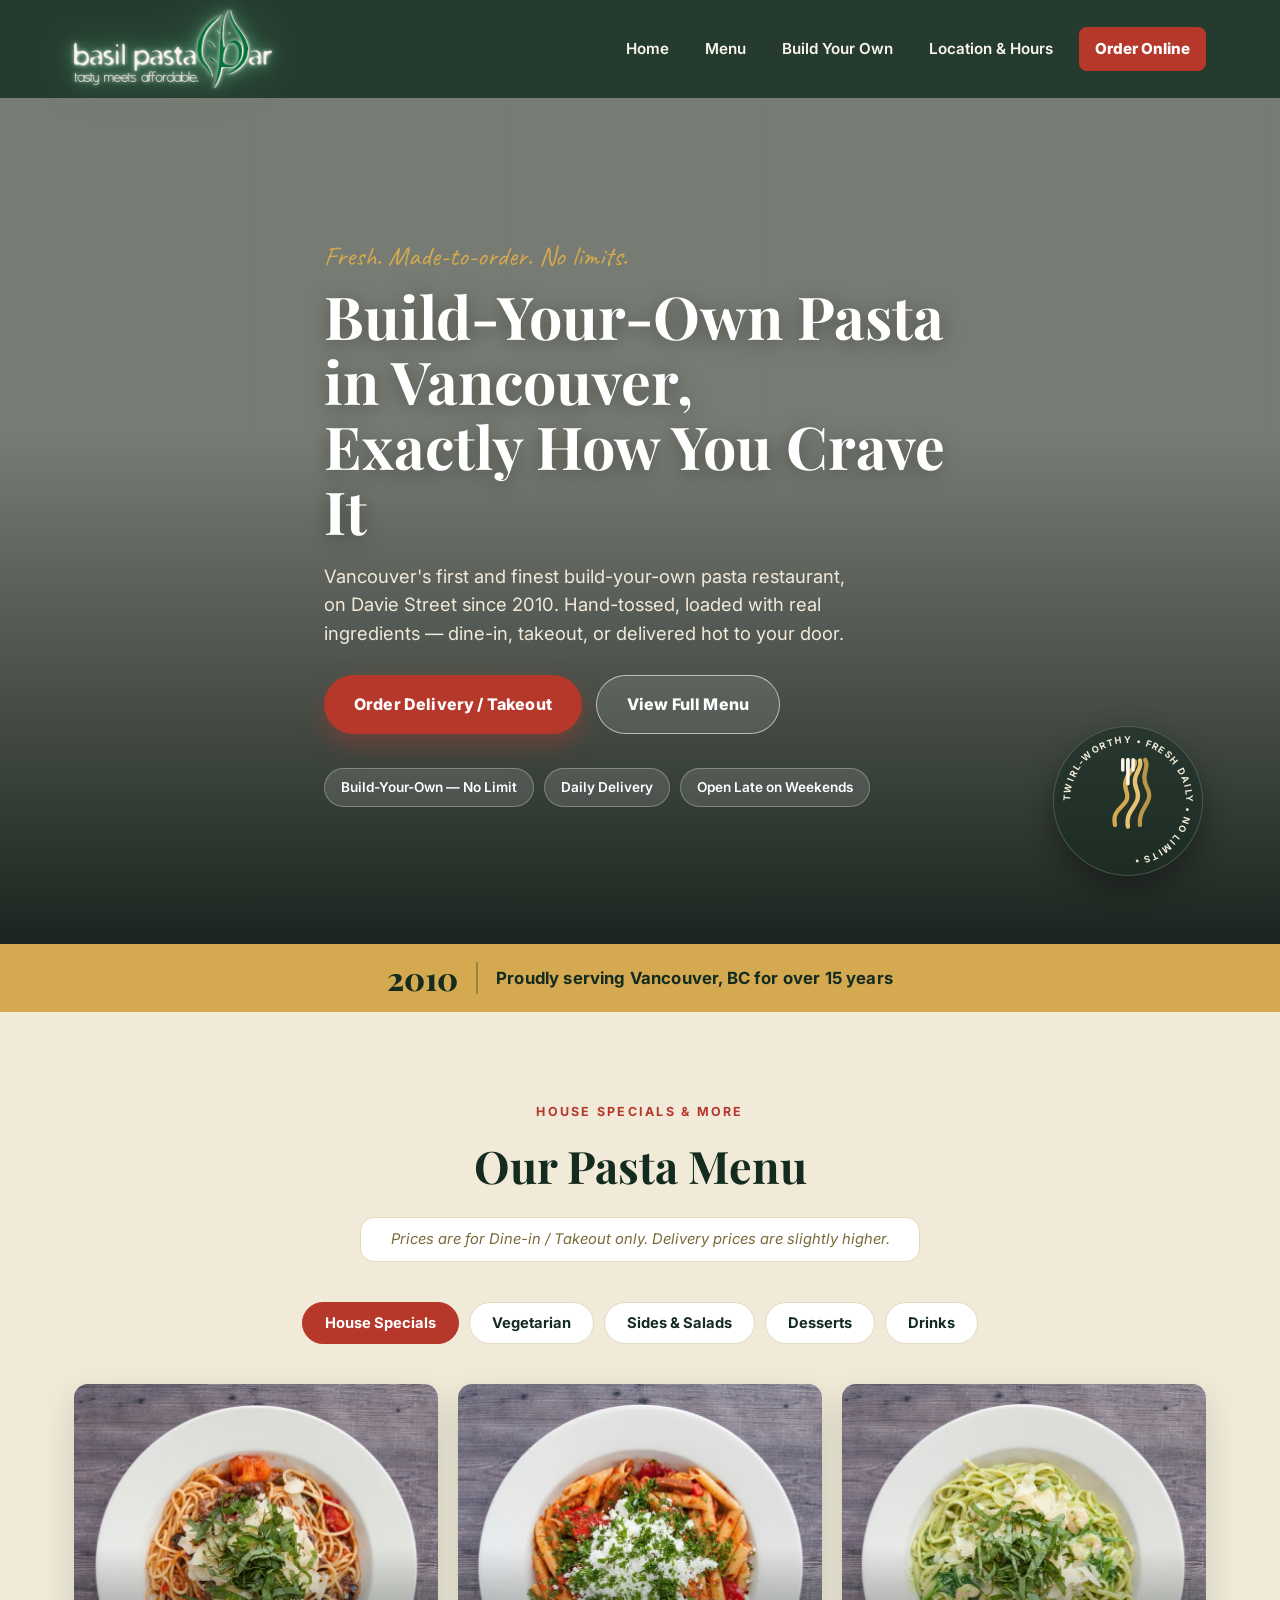
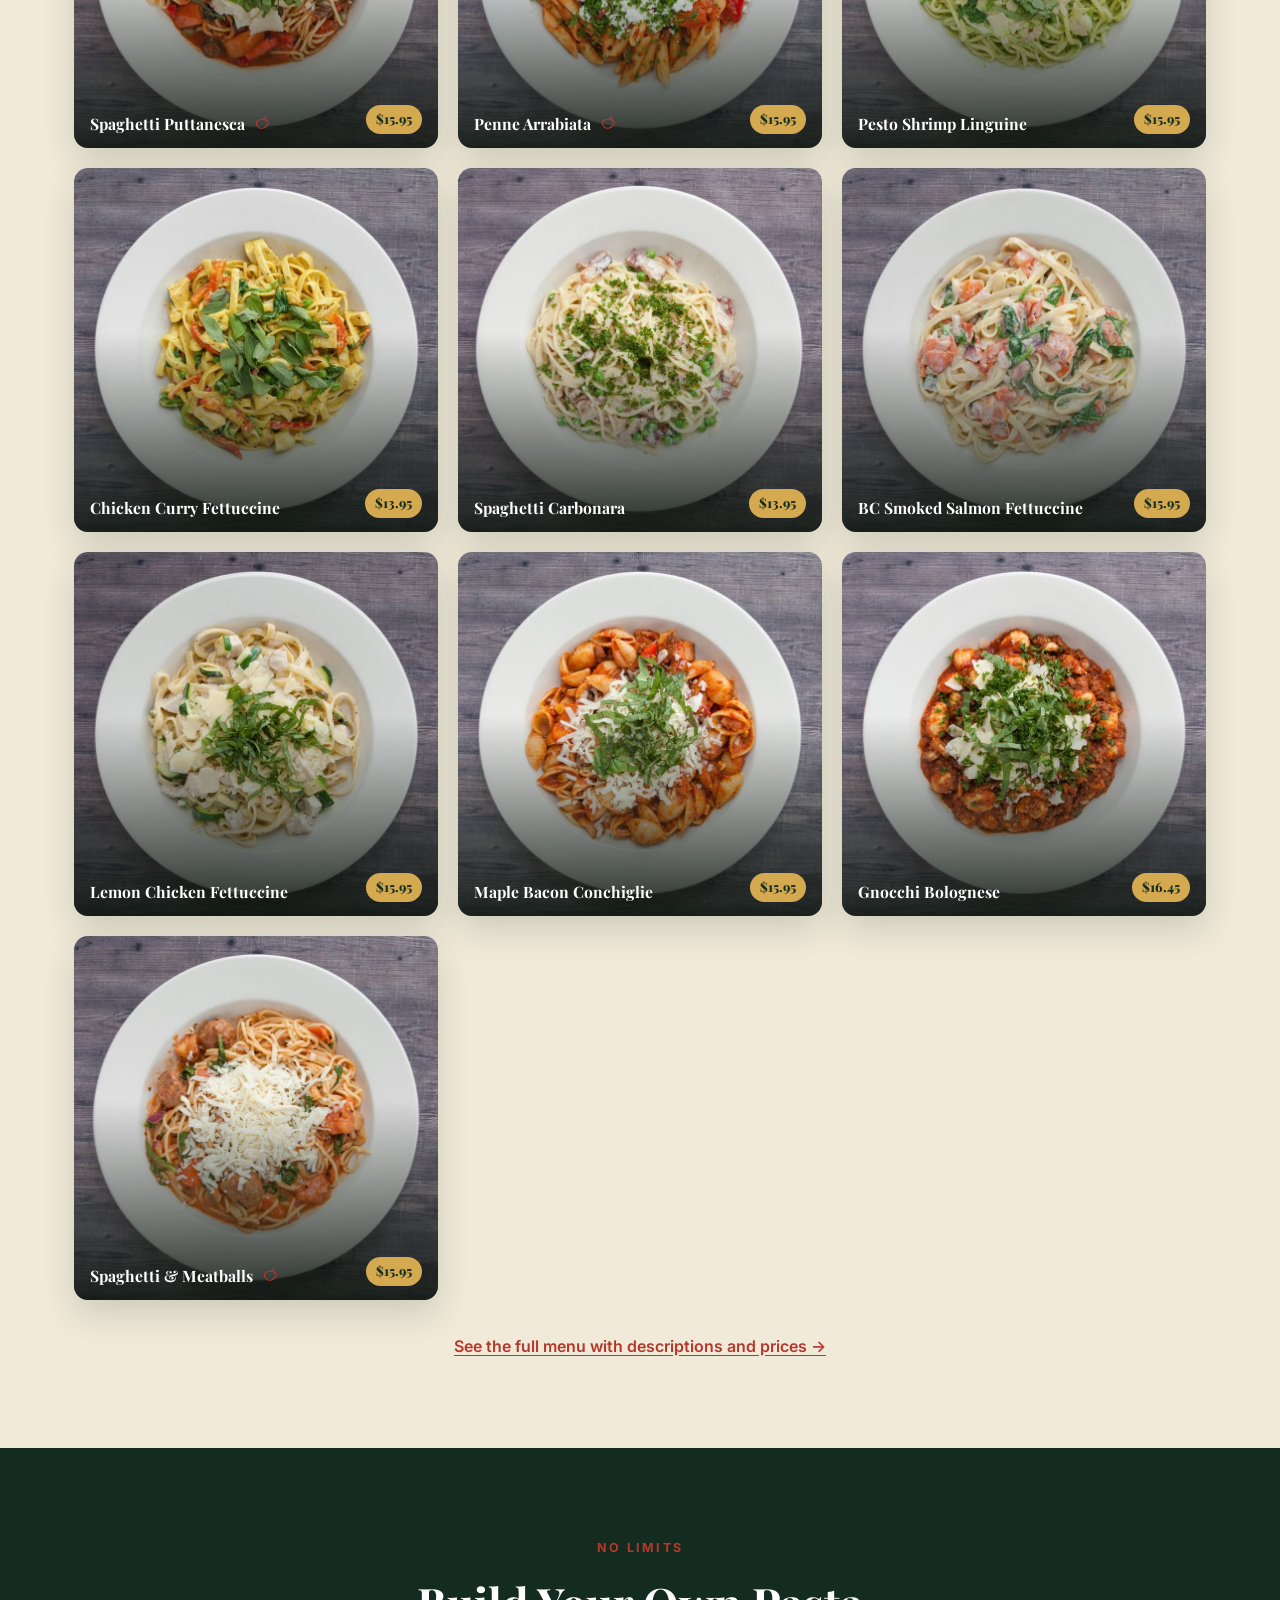
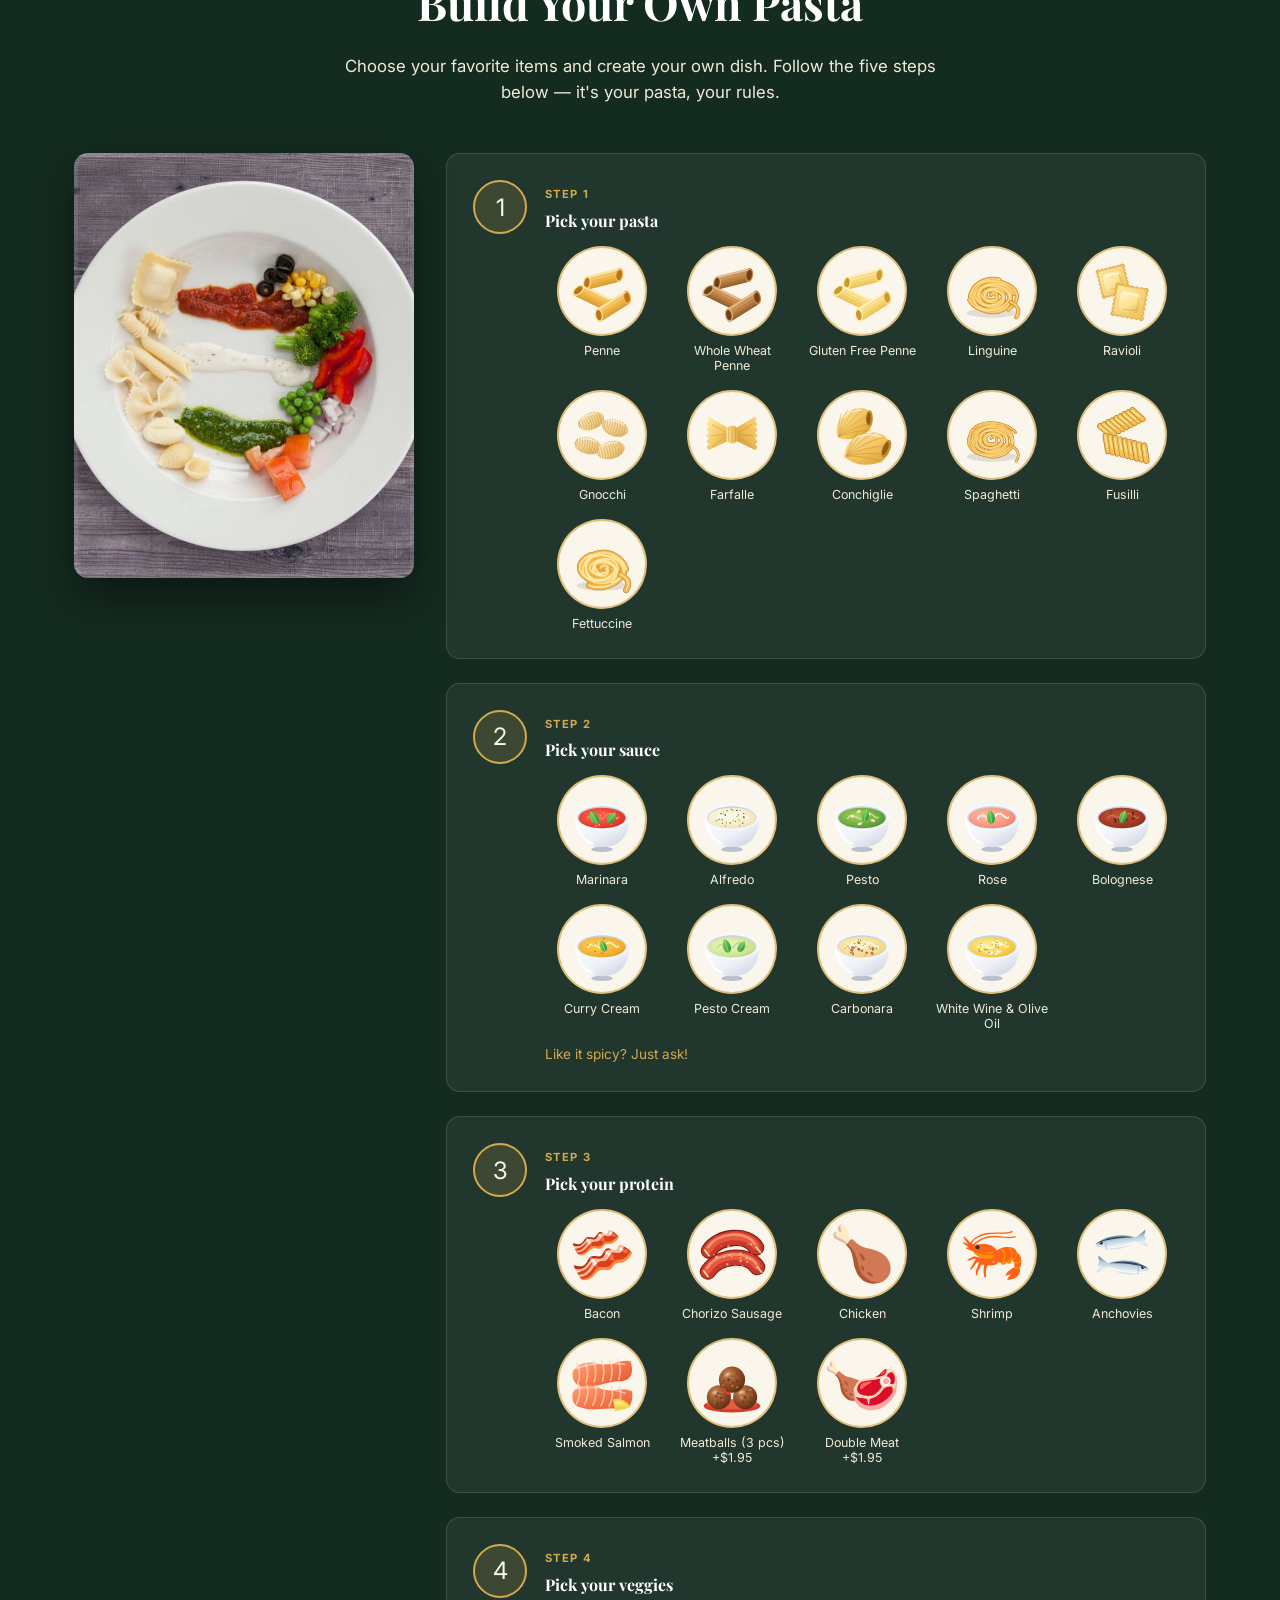
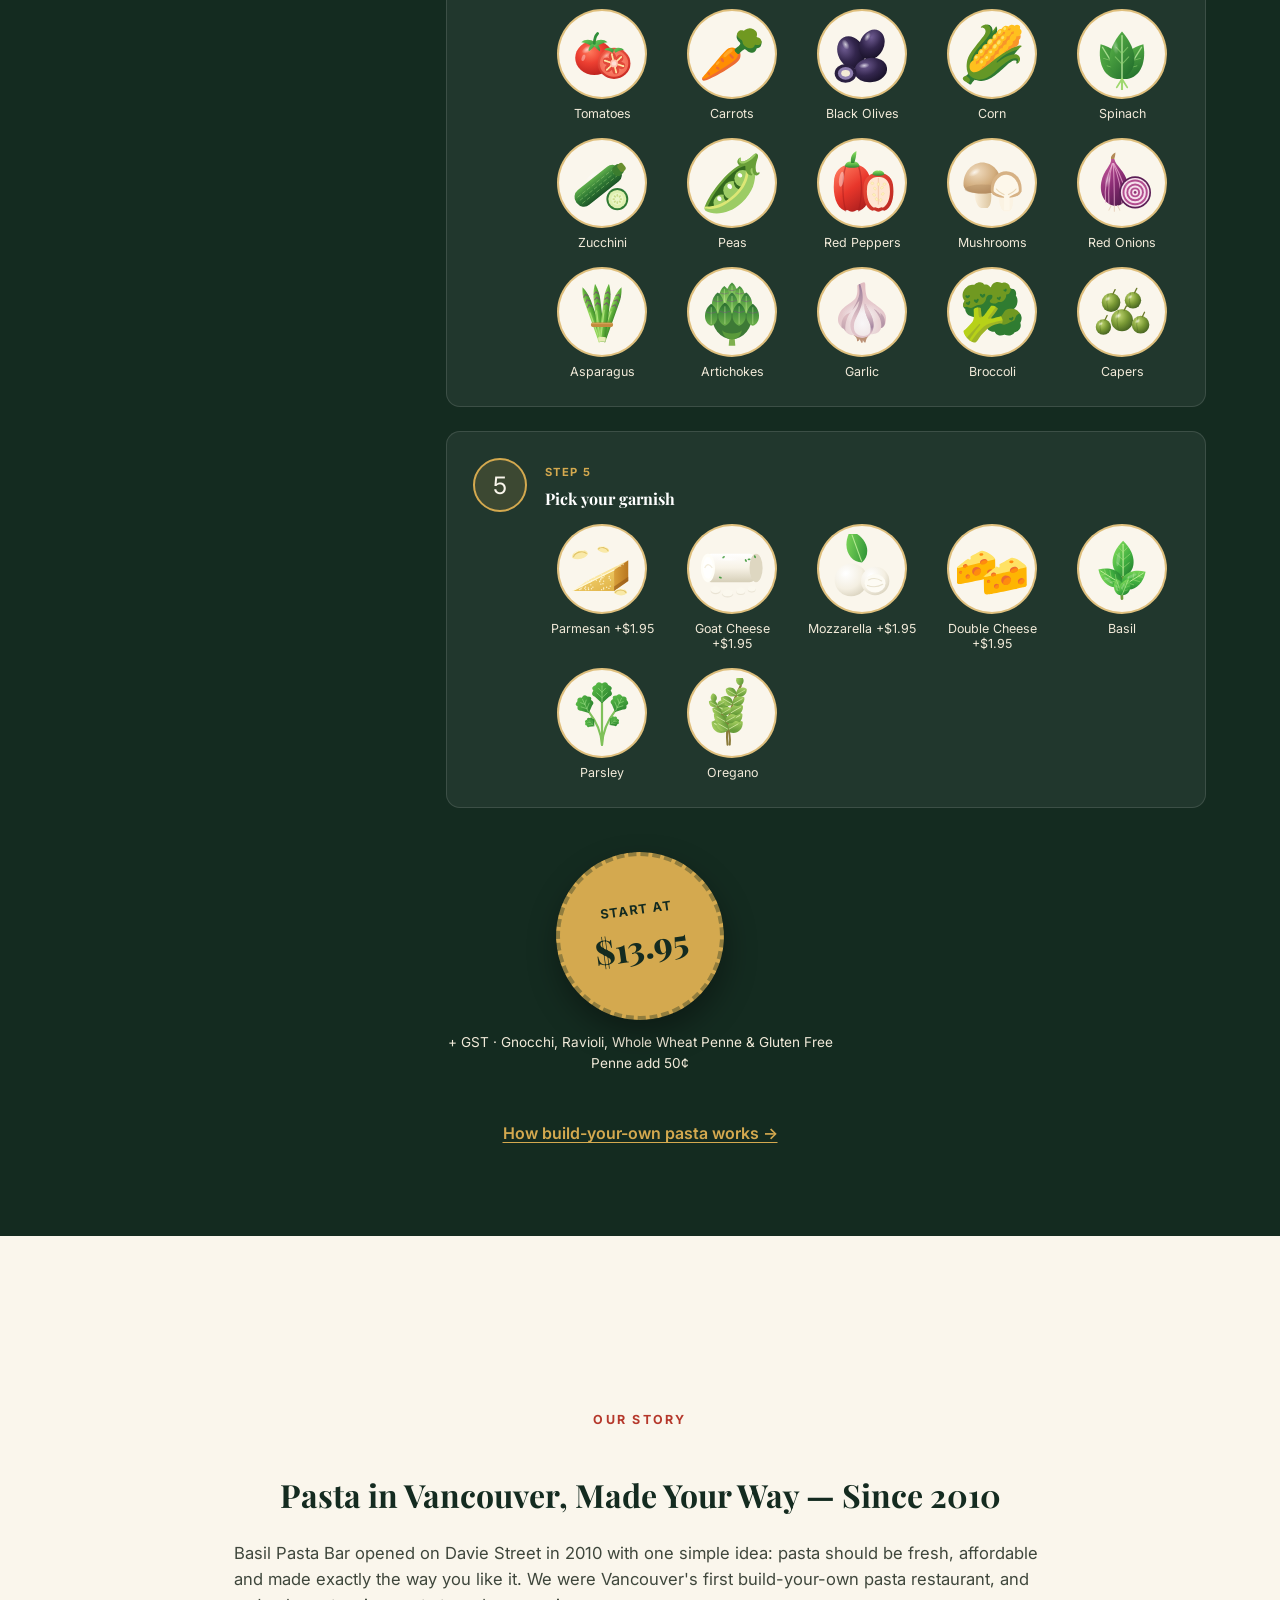
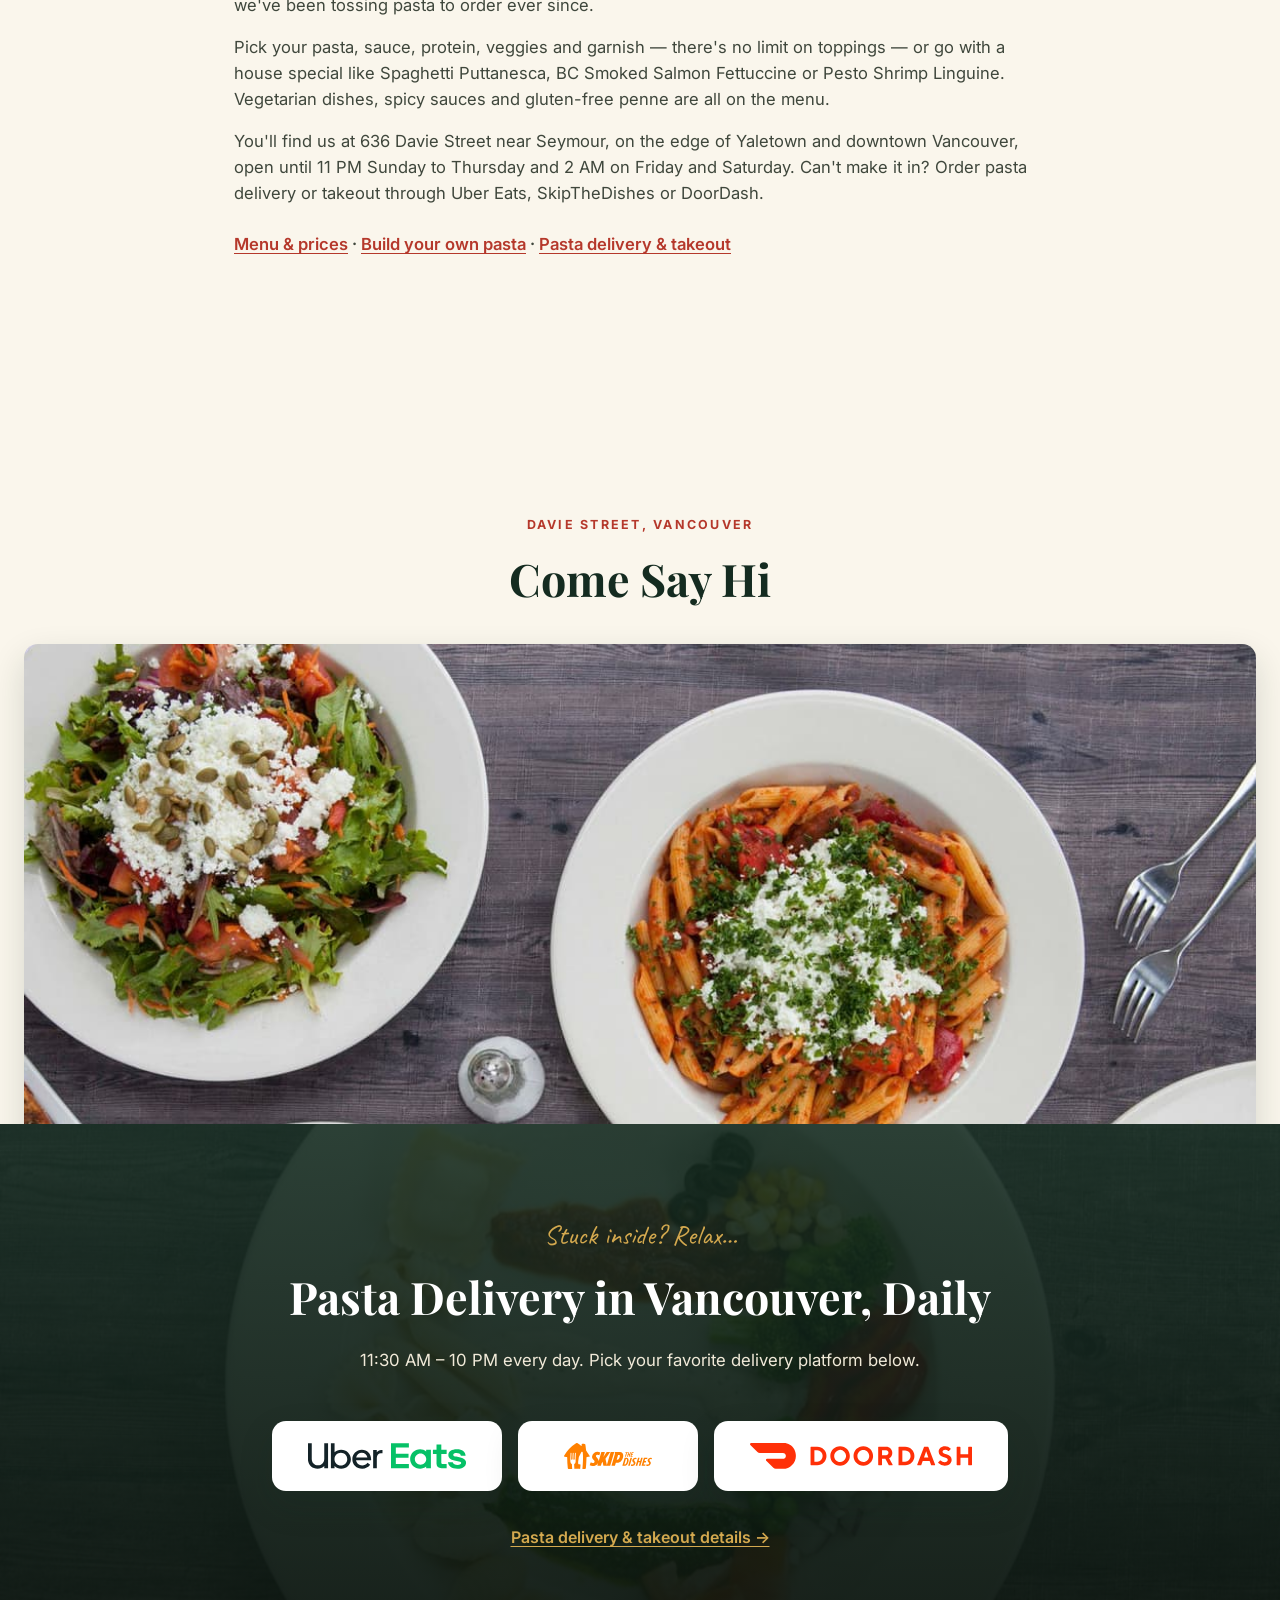
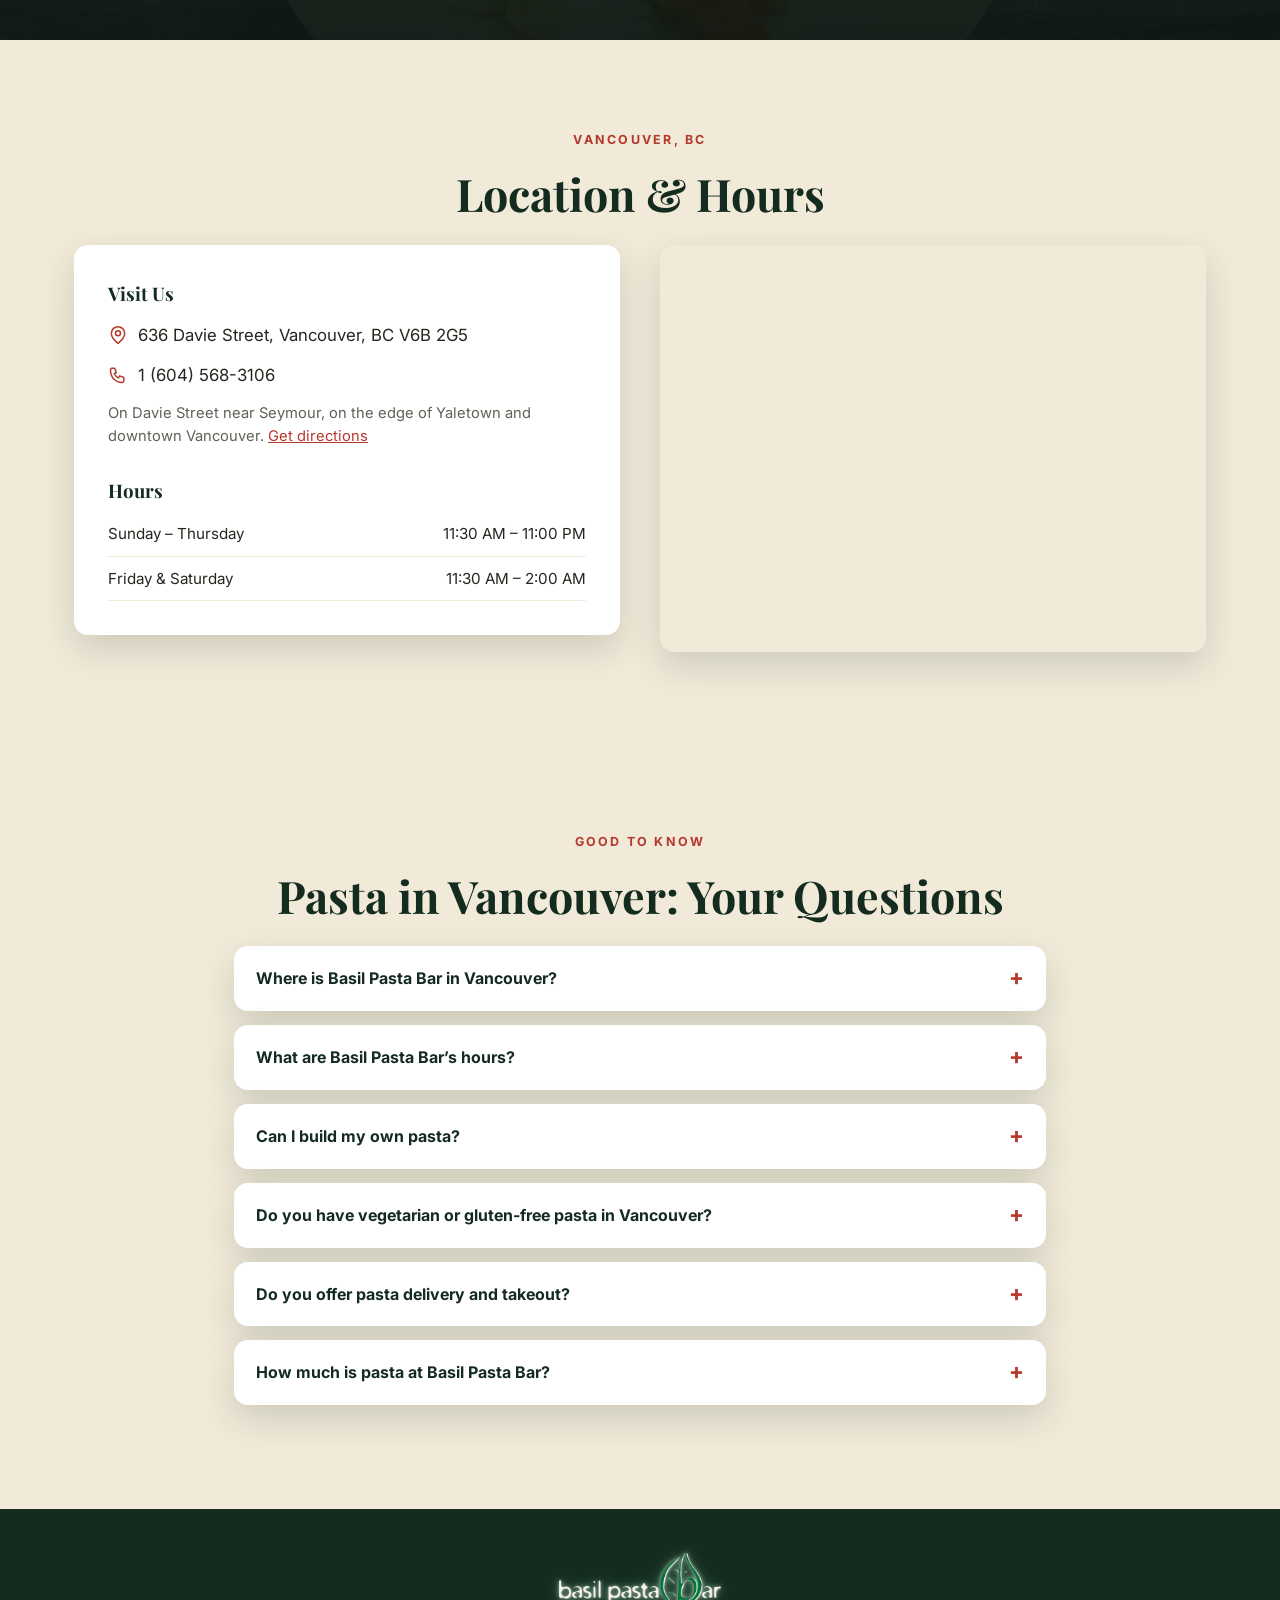
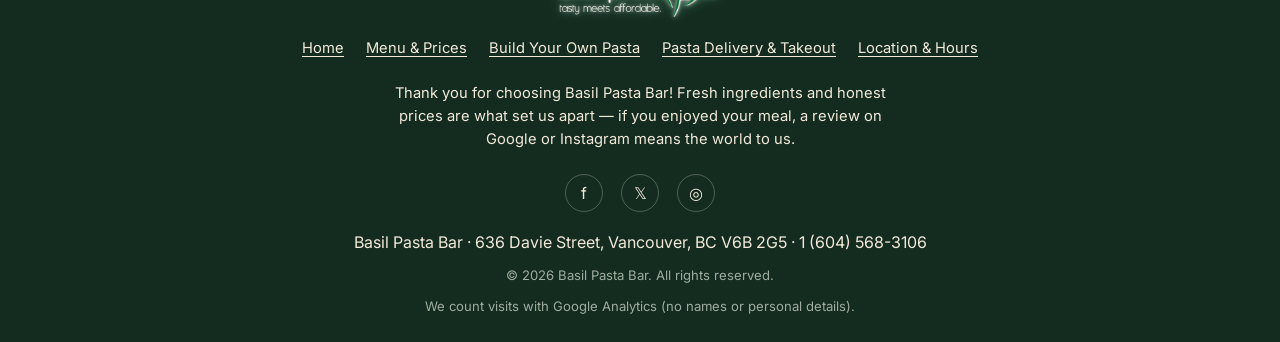
<file: index.html>
<!DOCTYPE html>
<html lang="en-CA">
<head>
<meta charset="UTF-8">
<meta name="viewport" content="width=device-width, initial-scale=1.0">
<!--SEO:START-->
<title>Pasta Vancouver | Basil Pasta Bar – Build-Your-Own Pasta</title>
<meta name="description" content="Craving pasta in Vancouver? Basil Pasta Bar on Davie St has served build-your-own pasta since 2010. Vegetarian options, late hours, takeout &amp; delivery.">
<link rel="canonical" href="https://basilpastabar.com/">
<meta name="robots" content="index,follow,max-image-preview:large,max-snippet:-1,max-video-preview:-1">
<meta name="theme-color" content="#142b20">
<meta property="og:type" content="website">
<meta property="og:site_name" content="Basil Pasta Bar">
<meta property="og:locale" content="en_CA">
<meta property="og:title" content="Pasta Vancouver | Basil Pasta Bar – Build-Your-Own Pasta">
<meta property="og:description" content="Craving pasta in Vancouver? Basil Pasta Bar on Davie St has served build-your-own pasta since 2010. Vegetarian options, late hours, takeout &amp; delivery.">
<meta property="og:url" content="https://basilpastabar.com/">
<meta property="og:image" content="https://basilpastabar.com/images/og-image.jpg">
<meta property="og:image:width" content="1200">
<meta property="og:image:height" content="630">
<meta property="og:image:alt" content="Basil Pasta Bar — build-your-own pasta on Davie Street, Vancouver">
<meta name="twitter:card" content="summary_large_image">
<meta name="twitter:title" content="Pasta Vancouver | Basil Pasta Bar – Build-Your-Own Pasta">
<meta name="twitter:description" content="Craving pasta in Vancouver? Basil Pasta Bar on Davie St has served build-your-own pasta since 2010. Vegetarian options, late hours, takeout &amp; delivery.">
<meta name="twitter:image" content="https://basilpastabar.com/images/og-image.jpg">
<meta name="geo.region" content="CA-BC">
<meta name="geo.placename" content="Vancouver">
<meta name="geo.position" content="49.2767875;-123.1258792">
<meta name="ICBM" content="49.2767875, -123.1258792">
<link rel="icon" href="/images/favicon.png" type="image/png">
<link rel="icon" href="/images/favicon-48.png" type="image/png" sizes="48x48">
<link rel="apple-touch-icon" href="/images/apple-touch-icon.png">
<link rel="manifest" href="/site.webmanifest">
<script type="application/ld+json">{"@context":"https://schema.org","@graph":[{"@type":"WebSite","@id":"https://basilpastabar.com/#website","url":"https://basilpastabar.com/","name":"Basil Pasta Bar","inLanguage":"en-CA","publisher":{"@id":"https://basilpastabar.com/#restaurant"}},{"@type":"Restaurant","@id":"https://basilpastabar.com/#restaurant","name":"Basil Pasta Bar","alternateName":["Basil Pasta Bar Vancouver","Basil Pasta Bar Davie Street"],"url":"https://basilpastabar.com/","description":"Basil Pasta Bar is Vancouver's first build-your-own pasta restaurant, serving fresh pasta to order on Davie Street since 2010 — dine-in, takeout and delivery.","slogan":"tasty meets affordable.","foundingDate":"2010","logo":"https://basilpastabar.com/images/logo-full.png","image":["https://basilpastabar.com/images/og-image.jpg","https://basilpastabar.com/images/storefront.jpg","https://basilpastabar.com/images/dishes/puttanesca.jpg","https://basilpastabar.com/images/dishes/build-your-own.jpg"],"telephone":"+16045683106","priceRange":"$$","currenciesAccepted":"CAD","servesCuisine":["Italian","Pasta","Vegetarian"],"address":{"@type":"PostalAddress","streetAddress":"636 Davie Street","addressLocality":"Vancouver","addressRegion":"BC","postalCode":"V6B 2G5","addressCountry":"CA"},"geo":{"@type":"GeoCoordinates","latitude":49.2767875,"longitude":-123.1258792},"hasMap":"https://www.google.com/maps/search/?api=1&query=636+Davie+Street+Vancouver+BC","areaServed":[{"@type":"City","name":"Vancouver"},{"@type":"Place","name":"Yaletown"},{"@type":"Place","name":"Downtown Vancouver"},{"@type":"Place","name":"West End, Vancouver"}],"openingHoursSpecification":[{"@type":"OpeningHoursSpecification","dayOfWeek":["Sunday","Monday","Tuesday","Wednesday","Thursday"],"opens":"11:30","closes":"23:00"},{"@type":"OpeningHoursSpecification","dayOfWeek":["Friday","Saturday"],"opens":"11:30","closes":"02:00"}],"menu":"https://basilpastabar.com/menu/","sameAs":["https://www.facebook.com/BasilPastaBar","https://twitter.com/basilpastabar","https://www.instagram.com/basilpastabar/?hl=en","https://www.ubereats.com/ca/vancouver/food-delivery/basil-pasta-bar-davie-%26-seymour/eK3XxNn4SQKK74tO7Si1Ew","https://www.skipthedishes.com/basil-pasta-bar-davie-vancouver","https://www.doordash.com/store/basil-pasta-bar-vancouver-30968/en-CA"],"potentialAction":{"@type":"OrderAction","target":{"@type":"EntryPoint","urlTemplate":"https://basilpastabar.com/order-online/","actionPlatform":["http://schema.org/DesktopWebPlatform","http://schema.org/MobileWebPlatform"]},"deliveryMethod":["http://purl.org/goodrelations/v1#DeliveryModeOwnFleet","http://purl.org/goodrelations/v1#DeliveryModePickUp"]}},{"@type":"FAQPage","mainEntity":[{"@type":"Question","name":"Where is Basil Pasta Bar in Vancouver?","acceptedAnswer":{"@type":"Answer","text":"Basil Pasta Bar is at 636 Davie Street, Vancouver, BC V6B 2G5, near Davie and Seymour on the edge of Yaletown and downtown Vancouver."}},{"@type":"Question","name":"What are Basil Pasta Bar’s hours?","acceptedAnswer":{"@type":"Answer","text":"We’re open Sunday to Thursday 11:30 AM – 11:00 PM and Friday and Saturday 11:30 AM – 2:00 AM. Delivery through the apps runs daily from 11:30 AM to 10:00 PM."}},{"@type":"Question","name":"Can I build my own pasta?","acceptedAnswer":{"@type":"Answer","text":"Yes. Pick your pasta, sauce, protein, veggies and garnish — there’s no limit on toppings. Build-your-own pasta starts at $13.95 (GST · Gnocchi, Ravioli, Whole Wheat Penne & Gluten Free Penne add 50¢)."}},{"@type":"Question","name":"Do you have vegetarian or gluten-free pasta in Vancouver?","acceptedAnswer":{"@type":"Answer","text":"Yes. Vegetarian pastas are marked on the menu, and you can build a fully vegetarian plate from our veggies, sauces and cheeses. Gluten-free penne is available for build-your-own pasta. Like it spicy? Just ask."}},{"@type":"Question","name":"Do you offer pasta delivery and takeout?","acceptedAnswer":{"@type":"Answer","text":"Yes. Order pasta for delivery through Uber Eats, SkipTheDishes or DoorDash, or call 1 (604) 568-3106 and pick it up at 636 Davie Street. Prices are for dine-in and takeout; delivery prices are slightly higher."}},{"@type":"Question","name":"How much is pasta at Basil Pasta Bar?","acceptedAnswer":{"@type":"Answer","text":"Our house special and vegetarian pastas range from $13.95 to $16.45, and build-your-own pasta starts at $13.95. See the full menu with current prices on our menu page."}}]}]}</script>
<!-- Google tag (gtag.js) -->
<script async src="https://www.googletagmanager.com/gtag/js?id=G-4ZMQPRNVQ9"></script>
<script>
  window.dataLayer = window.dataLayer || [];
  function gtag(){dataLayer.push(arguments);}
  gtag('js', new Date());

  gtag('config', 'G-4ZMQPRNVQ9');
</script>
<!--SEO:END-->
<link rel="preconnect" href="https://fonts.googleapis.com">
<link rel="preconnect" href="https://fonts.gstatic.com" crossorigin>
<link href="https://fonts.googleapis.com/css2?family=Playfair+Display:wght@600;700;800&family=Caveat:wght@600;700&family=Baloo+Da+2:wght@500;600&family=Inter:wght@400;500;600;700;800&display=swap" rel="stylesheet">
<link rel="stylesheet" href="css/style.css">
</head>
<body>

<div class="splash" id="splash" aria-hidden="true">
  <div class="splash-title">
    <span class="splash-word">basil pasta&nbsp;</span><img src="images/leaf.png" alt="" class="splash-leaf"><span class="splash-word">ar</span>
  </div>
  <p class="splash-subtitle">Since 2010</p>
</div>

<header class="site-header" id="site-header">
  <div class="nav-wrap">
    <a href="#top" class="brand">
      <img src="images/logo-full.png" alt="Basil Pasta Bar — pasta restaurant in Vancouver" width="900" height="355">
    </a>
    <nav class="nav-links" id="nav-links" aria-label="Main">
      <a href="#top">Home</a>
      <a href="#menu">Menu</a>
      <a href="#build-your-own">Build Your Own</a>
      <a href="#location">Location &amp; Hours</a>
      <a href="#order-online" class="btn-order">Order Online</a>
    </nav>
    <button class="nav-toggle" id="nav-toggle" aria-label="Toggle menu">
      <span></span><span></span><span></span>
    </button>
  </div>
</header>

<main>
<section class="hero" id="top">
  <div class="hero-slides">
    <div class="hero-slide" style="background-image:url('images/dishes/puttanesca.jpg')"></div>
    <div class="hero-slide" style="background-image:url('images/dishes/penne-arrabiata.jpg')"></div>
    <div class="hero-slide" style="background-image:url('images/dishes/pesto-shrimp-linguine.jpg')"></div>
    <div class="hero-slide" style="background-image:url('images/dishes/bc-smoked-salmon-fettuccine.jpg')"></div>
  </div>
  <div class="hero-scrim"></div>

  <div class="twirl-badge" aria-hidden="true">
    <svg viewBox="0 0 200 200" class="twirl-badge-ring">
      <defs>
        <path id="twirl-circle-path" d="M 100,100 m -78,0 a 78,78 0 1,1 156,0 a 78,78 0 1,1 -156,0" />
      </defs>
      <text font-size="12.5" font-weight="700" letter-spacing="2" fill="var(--cream-2)">
        <textPath href="#twirl-circle-path" startOffset="0%">
          TWIRL-WORTHY • FRESH DAILY • NO LIMITS •
        </textPath>
      </text>
    </svg>
    <svg viewBox="0 0 100 100" class="twirl-badge-icon">
      <g class="twirl-strands">
        <path class="twirl-strand" pathLength="100" d="M35,78 C 30,55 55,58 48,38 C 42,20 60,15 58,4" />
        <path class="twirl-strand twirl-strand-2" pathLength="100" d="M50,80 C 46,58 68,55 60,36 C 53,18 68,14 64,3" />
        <path class="twirl-strand twirl-strand-3" pathLength="100" d="M64,78 C 62,56 82,52 72,34 C 64,17 76,12 70,2" />
      </g>
      <g class="twirl-fork">
        <line x1="50" y1="2" x2="50" y2="30" />
        <line x1="44" y1="2" x2="44" y2="14" />
        <line x1="50" y1="2" x2="50" y2="14" />
        <line x1="56" y1="2" x2="56" y2="14" />
      </g>
    </svg>
  </div>

  <div class="container hero-content">
    <span class="hero-script">Fresh. Made-to-order. No limits.</span>
    <h1>Build-Your-Own Pasta in Vancouver,<br>Exactly How You Crave It</h1>
    <p class="lead">Vancouver's first and finest build-your-own pasta restaurant, on Davie Street since 2010. Hand-tossed, loaded with real ingredients — dine-in, takeout, or delivered hot to your door.</p>
    <div class="hero-ctas">
      <a href="#order-online" class="btn btn-primary">Order Delivery / Takeout</a>
      <a href="#menu" class="btn btn-secondary">View Full Menu</a>
    </div>
    <div class="hero-badges">
      <span class="badge">Build-Your-Own — No Limit</span>
      <span class="badge">Daily Delivery</span>
      <span class="badge">Open Late on Weekends</span>
    </div>
  </div>
</section>

<div class="since-banner">
  <span class="since-banner-year">2010</span>
  <span class="since-banner-text">Proudly serving Vancouver, BC for over 15 years</span>
</div>

<section class="menu-section" id="menu">
  <div class="container">
    <span class="section-label">House Specials &amp; More</span>
    <h2 class="section-title">Our Pasta Menu</h2>
    <p id="menu-note" class="menu-note"></p>
    <div class="menu-tabs" id="menu-tabs"></div>
    <div id="menu-panels"></div>
    <p class="section-more"><a href="/menu/">See the full menu with descriptions and prices →</a></p>
  </div>
</section>

<section class="byo-section" id="build-your-own">
  <div class="container">
    <span class="section-label">No Limits</span>
    <h2 class="section-title">Build Your Own Pasta</h2>
    <p class="section-intro">Choose your favorite items and create your own dish. Follow the five steps below — it's your pasta, your rules.</p>
    <div class="byo-layout">
      <div class="byo-image reveal" id="byo-image" role="img" aria-label="Pasta shapes, sauces and fresh vegetables laid out on a plate for building your own pasta"></div>
      <div class="byo-steps" id="byo-steps"></div>
    </div>
    <div class="byo-price-wrap" id="byo-price"></div>
    <p class="section-more light"><a href="/build-your-own-pasta/">How build-your-own pasta works →</a></p>
  </div>
</section>

<section class="about-section" id="about">
  <div class="prose">
    <span class="section-label">Our Story</span>
    <h2 class="section-title">Pasta in Vancouver, Made Your Way — Since 2010</h2>
    <p>Basil Pasta Bar opened on Davie Street in 2010 with one simple idea: pasta should be fresh, affordable and made exactly the way you like it. We were Vancouver's first build-your-own pasta restaurant, and we've been tossing pasta to order ever since.</p>
    <p>Pick your pasta, sauce, protein, veggies and garnish — there's no limit on toppings — or go with a house special like Spaghetti Puttanesca, BC Smoked Salmon Fettuccine or Pesto Shrimp Linguine. Vegetarian dishes, spicy sauces and gluten-free penne are all on the menu.</p>
    <p>You'll find us at 636 Davie Street near Seymour, on the edge of Yaletown and downtown Vancouver, open until 11 PM Sunday to Thursday and 2 AM on Friday and Saturday. Can't make it in? Order pasta delivery or takeout through Uber Eats, SkipTheDishes or DoorDash.</p>
    <p class="about-links"><a href="/menu/">Menu &amp; prices</a> · <a href="/build-your-own-pasta/">Build your own pasta</a> · <a href="/order-online/">Pasta delivery &amp; takeout</a></p>
  </div>
</section>

<section class="atmosphere-section">
  <div class="container">
    <span class="section-label">Davie Street, Vancouver</span>
    <h2 class="section-title">Come Say Hi</h2>
  </div>
  <div class="atmosphere-grid atmosphere-single">
    <img src="images/storefront.jpg" alt="Basil Pasta Bar storefront at 636 Davie Street, Vancouver" width="1200" height="875" loading="lazy">
  </div>
</section>

<section class="order-section" id="order-online" style="background-image:url('images/dishes/build-your-own.jpg')">
  <div class="order-overlay"></div>
  <div class="container">
    <span class="hero-script light">Stuck inside? Relax…</span>
    <h2 class="section-title light">Pasta Delivery in Vancouver, Daily</h2>
    <p class="section-intro light">11:30 AM – 10 PM every day. Pick your favorite delivery platform below.</p>
    <div class="delivery-links" id="delivery-links"></div>
    <p class="section-more light"><a href="/order-online/">Pasta delivery &amp; takeout details →</a></p>
  </div>
</section>

<section class="location-section" id="location">
  <div class="container">
    <span class="section-label">Vancouver, BC</span>
    <h2 class="section-title">Location &amp; Hours</h2>
    <div class="location-grid">
      <div class="location-card">
        <h3>Visit Us</h3>
        <address class="location-address">
        <div class="contact-line"><svg class="contact-icon" viewBox="0 0 24 24" fill="none" stroke="currentColor" stroke-width="1.8" stroke-linecap="round" stroke-linejoin="round"><path d="M20 10c0 6-8 12-8 12s-8-6-8-12a8 8 0 0 1 16 0Z"/><circle cx="12" cy="10" r="3"/></svg> <span>636 Davie Street, Vancouver, BC V6B 2G5</span></div>
        <div class="contact-line"><svg class="contact-icon" viewBox="0 0 24 24" fill="none" stroke="currentColor" stroke-width="1.8" stroke-linecap="round" stroke-linejoin="round"><path d="M4 4h4l2 5-2.5 1.5a11 11 0 0 0 5 5L14 13l5 2v4a2 2 0 0 1-2 2C9 21 3 15 3 6a2 2 0 0 1 1-2Z"/></svg> <a href="tel:+16045683106">1 (604) 568-3106</a></div>
        </address>
        <p class="location-note">On Davie Street near Seymour, on the edge of Yaletown and downtown Vancouver. <a href="https://www.google.com/maps/dir/?api=1&amp;destination=636+Davie+Street+Vancouver+BC" target="_blank" rel="noopener">Get directions</a></p>
        <h3 style="margin-top:28px;">Hours</h3>
        <div id="hours-list"><!--HOURS:START-->
<div class="hours-row"><span>Sunday – Thursday</span><span>11:30 AM – 11:00 PM</span></div><div class="hours-row"><span>Friday &amp; Saturday</span><span>11:30 AM – 2:00 AM</span></div>
<!--HOURS:END--></div>
      </div>
      <div class="location-map">
        <iframe
          src="https://maps.google.com/maps?q=636%20Davie%20Street%2C%20Vancouver%2C%20BC&t=&z=15&ie=UTF8&iwloc=&output=embed"
          allowfullscreen loading="lazy" title="Map to Basil Pasta Bar, 636 Davie Street, Vancouver"></iframe>
      </div>
    </div>
  </div>
</section>

<!--FAQ:START-->
<section class="faq-section" id="faq">
  <div class="container narrow">
    <span class="section-label">Good to Know</span>
    <h2 class="section-title">Pasta in Vancouver: Your Questions</h2>
    <div class="faq">
      <details><summary>Where is Basil Pasta Bar in Vancouver?</summary><p>Basil Pasta Bar is at 636 Davie Street, Vancouver, BC V6B 2G5, near Davie and Seymour on the edge of Yaletown and downtown Vancouver.</p></details>
      <details><summary>What are Basil Pasta Bar’s hours?</summary><p>We’re open Sunday to Thursday 11:30 AM – 11:00 PM and Friday and Saturday 11:30 AM – 2:00 AM. Delivery through the apps runs daily from 11:30 AM to 10:00 PM.</p></details>
      <details><summary>Can I build my own pasta?</summary><p>Yes. Pick your pasta, sauce, protein, veggies and garnish — there’s no limit on toppings. Build-your-own pasta starts at $13.95 (GST · Gnocchi, Ravioli, Whole Wheat Penne &amp; Gluten Free Penne add 50¢).</p></details>
      <details><summary>Do you have vegetarian or gluten-free pasta in Vancouver?</summary><p>Yes. Vegetarian pastas are marked on the menu, and you can build a fully vegetarian plate from our veggies, sauces and cheeses. Gluten-free penne is available for build-your-own pasta. Like it spicy? Just ask.</p></details>
      <details><summary>Do you offer pasta delivery and takeout?</summary><p>Yes. Order pasta for delivery through Uber Eats, SkipTheDishes or DoorDash, or call 1 (604) 568-3106 and pick it up at 636 Davie Street. Prices are for dine-in and takeout; delivery prices are slightly higher.</p></details>
      <details><summary>How much is pasta at Basil Pasta Bar?</summary><p>Our house special and vegetarian pastas range from $13.95 to $16.45, and build-your-own pasta starts at $13.95. See the full menu with current prices on our menu page.</p></details>
    </div>
  </div>
</section>
<!--FAQ:END-->
</main>

<footer class="site-footer">
  <div class="container">
    <img src="images/logo-full.png" alt="Basil Pasta Bar" class="footer-logo" width="900" height="355" loading="lazy">
    <nav class="footer-nav" aria-label="Footer">
      <a href="/">Home</a> <a href="/menu/">Menu &amp; Prices</a> <a href="/build-your-own-pasta/">Build Your Own Pasta</a> <a href="/order-online/">Pasta Delivery &amp; Takeout</a> <a href="#location">Location &amp; Hours</a>
    </nav>
    <p class="footer-thanks">Thank you for choosing Basil Pasta Bar! Fresh ingredients and honest prices are what set us apart — if you enjoyed your meal, a review on Google or Instagram means the world to us.</p>
    <div class="footer-social">
      <a id="social-facebook" href="https://www.facebook.com/BasilPastaBar" target="_blank" rel="noopener" aria-label="Basil Pasta Bar on Facebook">f</a>
      <a id="social-twitter" href="https://twitter.com/basilpastabar" target="_blank" rel="noopener" aria-label="Basil Pasta Bar on X (Twitter)">𝕏</a>
      <a id="social-instagram" href="https://www.instagram.com/basilpastabar/?hl=en" target="_blank" rel="noopener" aria-label="Basil Pasta Bar on Instagram">◎</a>
    </div>
    <address class="footer-address">Basil Pasta Bar · 636 Davie Street, Vancouver, BC V6B 2G5 · <a href="tel:+16045683106">1 (604) 568-3106</a></address>
    <div class="footer-fine">&copy; <span id="year"></span> Basil Pasta Bar. All rights reserved.</div>
    <div class="footer-fine">We count visits with Google Analytics (no names or personal details).</div>
  </div>
</footer>

<script src="js/menu-data.js"></script>
<script src="js/main.js"></script>
<script src="js/analytics.js" defer></script>
</body>
</html>
</file>
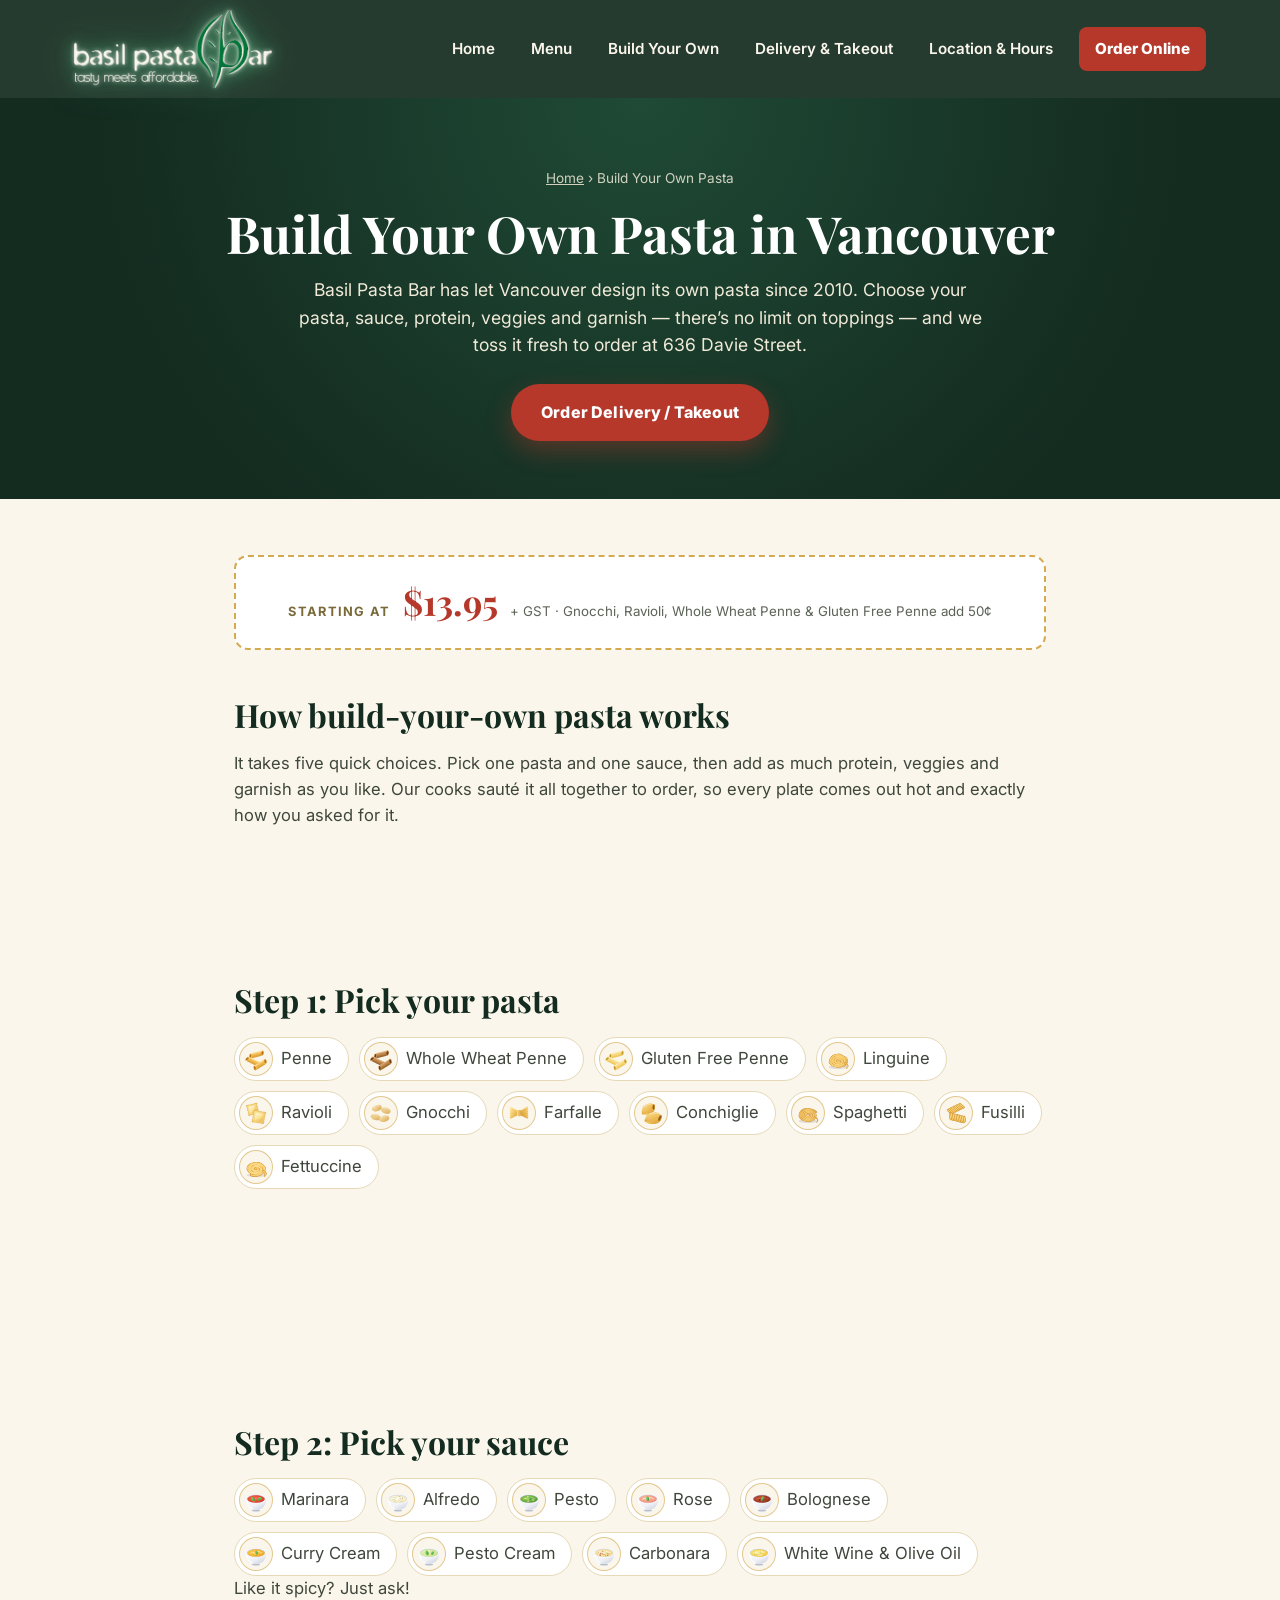
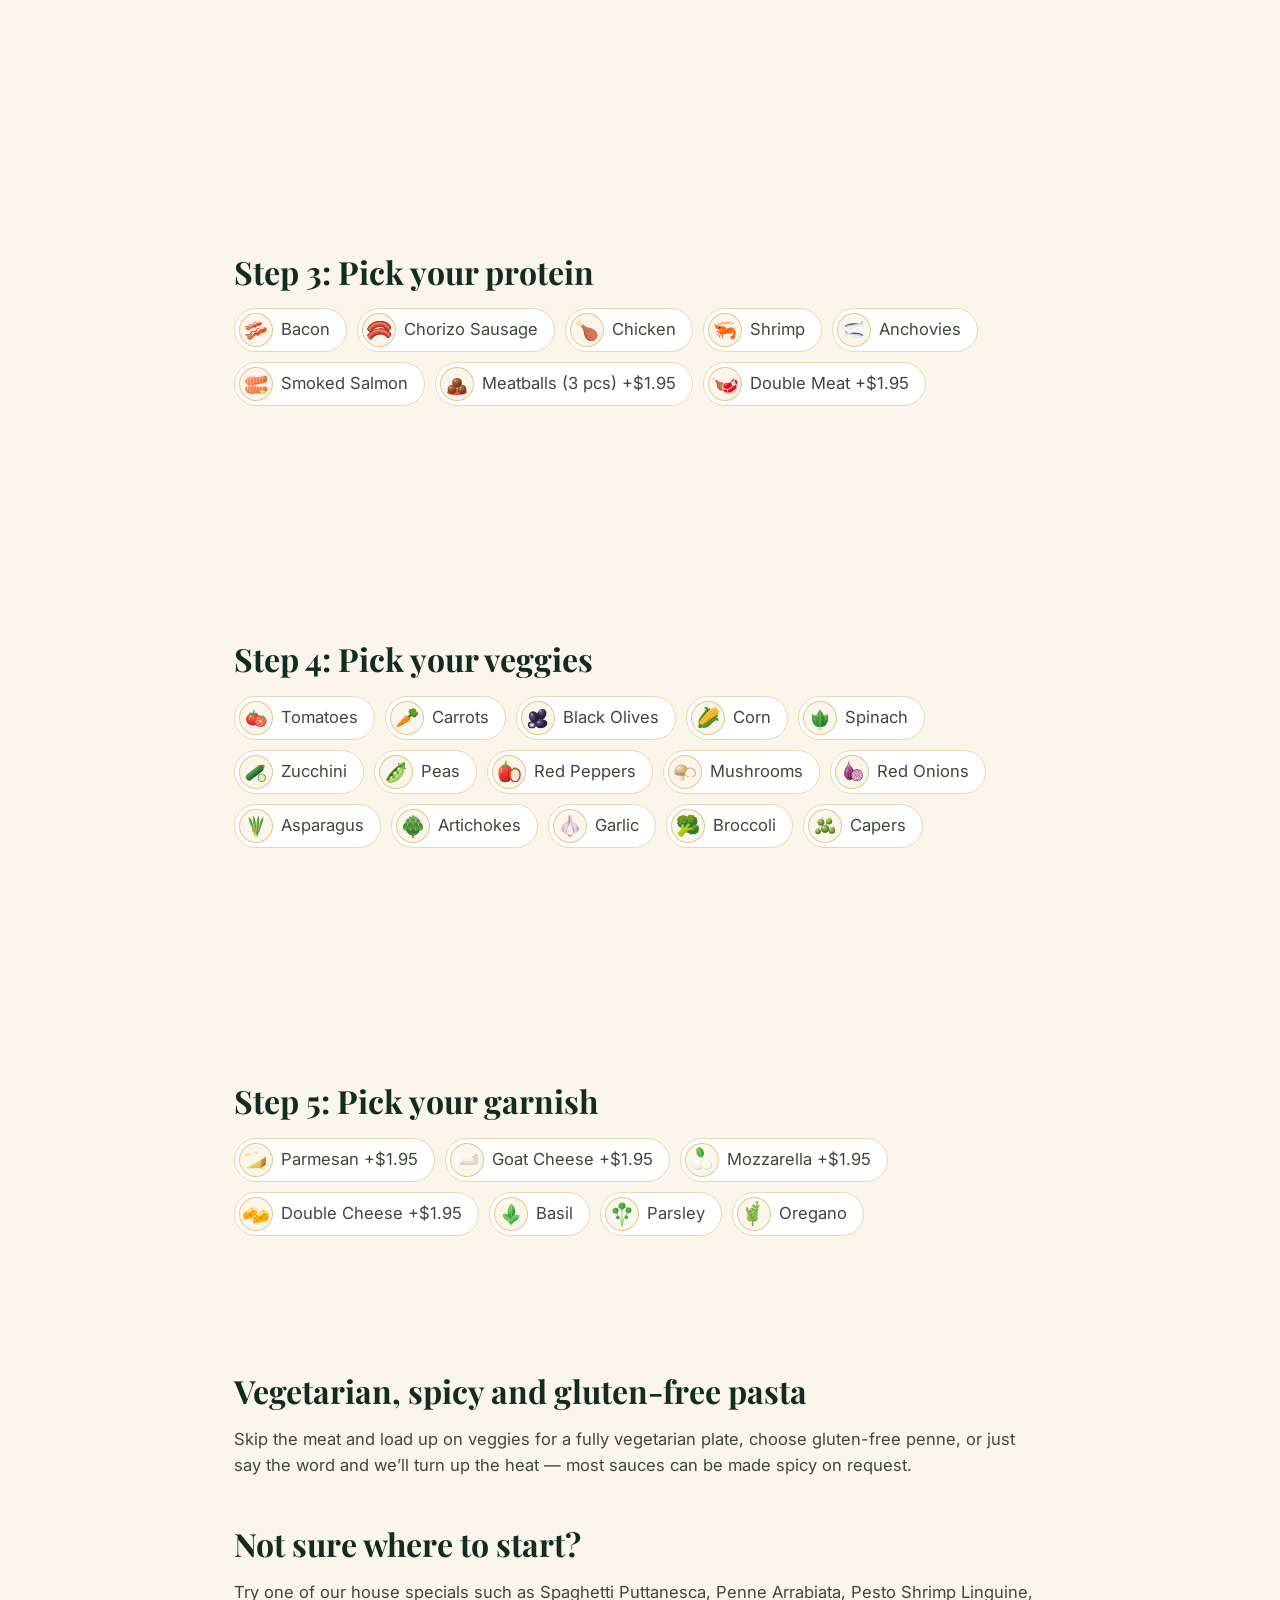
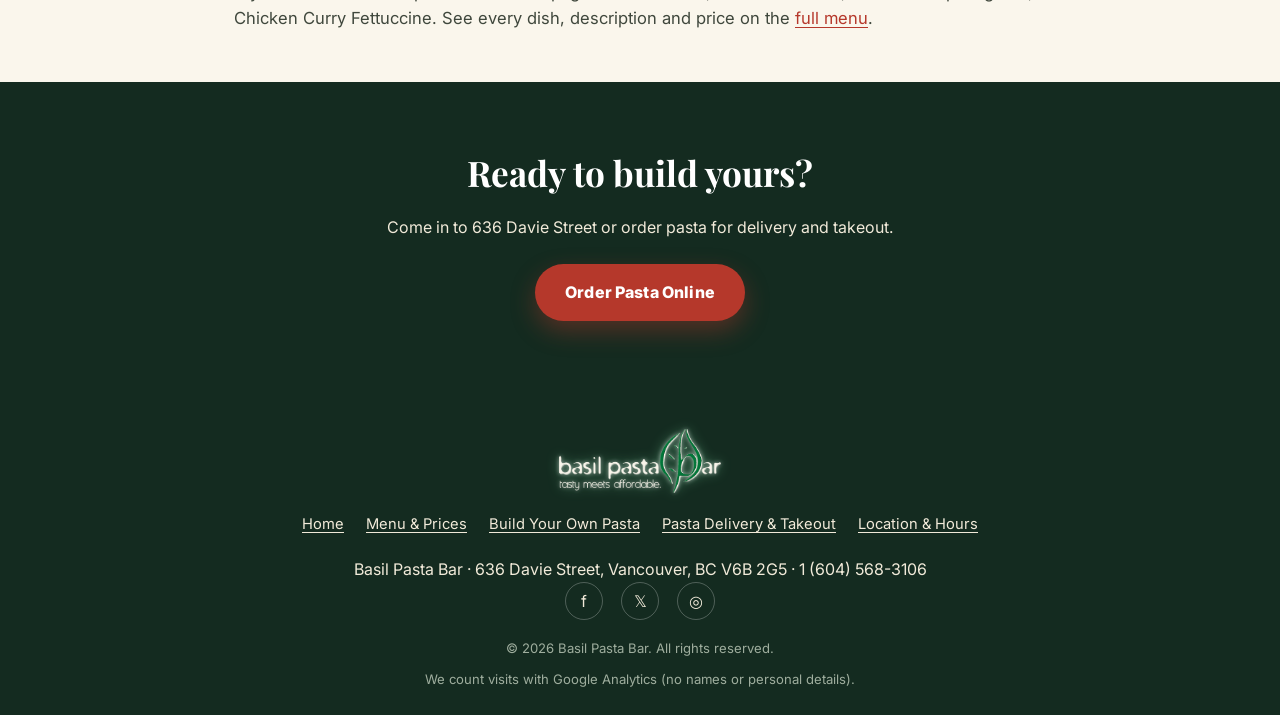
<file: build-your-own-pasta/index.html>
<!DOCTYPE html>
<html lang="en-CA">
<head>
<meta charset="UTF-8">
<meta name="viewport" content="width=device-width, initial-scale=1.0">
<title>Build Your Own Pasta in Vancouver | Basil Pasta Bar</title>
<meta name="description" content="Design your own pasta at Basil Pasta Bar in Vancouver: pick pasta, sauce, protein, veggies and garnish with no limit on toppings. From $13.95.">
<link rel="canonical" href="https://basilpastabar.com/build-your-own-pasta/">
<meta name="robots" content="index,follow,max-image-preview:large,max-snippet:-1,max-video-preview:-1">
<meta name="theme-color" content="#142b20">
<meta property="og:type" content="website">
<meta property="og:site_name" content="Basil Pasta Bar">
<meta property="og:locale" content="en_CA">
<meta property="og:title" content="Build Your Own Pasta in Vancouver | Basil Pasta Bar">
<meta property="og:description" content="Design your own pasta at Basil Pasta Bar in Vancouver: pick pasta, sauce, protein, veggies and garnish with no limit on toppings. From $13.95.">
<meta property="og:url" content="https://basilpastabar.com/build-your-own-pasta/">
<meta property="og:image" content="https://basilpastabar.com/images/og-image.jpg">
<meta property="og:image:width" content="1200">
<meta property="og:image:height" content="630">
<meta property="og:image:alt" content="Basil Pasta Bar — build-your-own pasta on Davie Street, Vancouver">
<meta name="twitter:card" content="summary_large_image">
<meta name="twitter:title" content="Build Your Own Pasta in Vancouver | Basil Pasta Bar">
<meta name="twitter:description" content="Design your own pasta at Basil Pasta Bar in Vancouver: pick pasta, sauce, protein, veggies and garnish with no limit on toppings. From $13.95.">
<meta name="twitter:image" content="https://basilpastabar.com/images/og-image.jpg">
<meta name="geo.region" content="CA-BC">
<meta name="geo.placename" content="Vancouver">
<meta name="geo.position" content="49.2767875;-123.1258792">
<meta name="ICBM" content="49.2767875, -123.1258792">
<link rel="icon" href="/images/favicon.png" type="image/png">
<link rel="icon" href="/images/favicon-48.png" type="image/png" sizes="48x48">
<link rel="apple-touch-icon" href="/images/apple-touch-icon.png">
<link rel="manifest" href="/site.webmanifest">
<script type="application/ld+json">{"@context":"https://schema.org","@graph":[{"@id":"https://basilpastabar.com/#restaurant","@type":"Restaurant","name":"Basil Pasta Bar","url":"https://basilpastabar.com/"},{"@type":"BreadcrumbList","itemListElement":[{"@type":"ListItem","position":1,"name":"Home","item":"https://basilpastabar.com/"},{"@type":"ListItem","position":2,"name":"Build Your Own Pasta","item":"https://basilpastabar.com/build-your-own-pasta/"}]}]}</script>
<!-- Google tag (gtag.js) -->
<script async src="https://www.googletagmanager.com/gtag/js?id=G-4ZMQPRNVQ9"></script>
<script>
  window.dataLayer = window.dataLayer || [];
  function gtag(){dataLayer.push(arguments);}
  gtag('js', new Date());

  gtag('config', 'G-4ZMQPRNVQ9');
</script>
<link rel="preconnect" href="https://fonts.googleapis.com">
<link rel="preconnect" href="https://fonts.gstatic.com" crossorigin>
<link href="https://fonts.googleapis.com/css2?family=Playfair+Display:wght@600;700;800&family=Caveat:wght@600;700&family=Baloo+Da+2:wght@500;600&family=Inter:wght@400;500;600;700;800&display=swap" rel="stylesheet">
<link rel="stylesheet" href="/css/style.css">
</head>
<body class="">
<header class="site-header" id="site-header">
  <div class="nav-wrap">
    <a href="/" class="brand"><img src="/images/logo-full.png" alt="Basil Pasta Bar — pasta restaurant in Vancouver" width="900" height="355"></a>
    <nav class="nav-links" id="nav-links" aria-label="Main">
      <a href="/">Home</a>
      <a href="/menu/">Menu</a>
      <a href="/build-your-own-pasta/">Build Your Own</a>
      <a href="/order-online/">Delivery &amp; Takeout</a>
      <a href="/#location">Location &amp; Hours</a>
      <a href="/order-online/" class="btn-order">Order Online</a>
    </nav>
    <button class="nav-toggle" id="nav-toggle" aria-label="Toggle menu"><span></span><span></span><span></span></button>
  </div>
</header>
<main>
<section class="page-hero">
  <div class="container">
    <p class="crumbs"><a href="/">Home</a> › Build Your Own Pasta</p>
    <h1>Build Your Own Pasta in Vancouver</h1>
    <p class="lead">Basil Pasta Bar has let Vancouver design its own pasta since 2010. Choose your pasta, sauce, protein, veggies and garnish — there’s no limit on toppings — and we toss it fresh to order at 636 Davie Street.</p>
    <a href="/order-online/" class="btn btn-primary">Order Delivery / Takeout</a>
  </div>
</section>
<div class="prose">
  <div class="price-callout"><span>Starting at</span><strong>$13.95</strong><small>+ GST · Gnocchi, Ravioli, Whole Wheat Penne &amp; Gluten Free Penne add 50¢</small></div>
  <h2>How build-your-own pasta works</h2>
  <p>It takes five quick choices. Pick one pasta and one sauce, then add as much protein, veggies and garnish as you like. Our cooks sauté it all together to order, so every plate comes out hot and exactly how you asked for it.</p>
    <section class="byo-page-step">
      <h2>Step 1: Pick your pasta</h2>
      <ul class="chip-grid"><li class="chip"><img src="/images/ingredients/penne.svg" alt="" width="34" height="34" loading="lazy"><span>Penne</span></li><li class="chip"><img src="/images/ingredients/penne-ww.svg" alt="" width="34" height="34" loading="lazy"><span>Whole Wheat Penne</span></li><li class="chip"><img src="/images/ingredients/penne-gf.svg" alt="" width="34" height="34" loading="lazy"><span>Gluten Free Penne</span></li><li class="chip"><img src="/images/ingredients/linguine.svg" alt="" width="34" height="34" loading="lazy"><span>Linguine</span></li><li class="chip"><img src="/images/ingredients/ravioli.svg" alt="" width="34" height="34" loading="lazy"><span>Ravioli</span></li><li class="chip"><img src="/images/ingredients/gnocchi.svg" alt="" width="34" height="34" loading="lazy"><span>Gnocchi</span></li><li class="chip"><img src="/images/ingredients/farfalle.svg" alt="" width="34" height="34" loading="lazy"><span>Farfalle</span></li><li class="chip"><img src="/images/ingredients/conchiglie.svg" alt="" width="34" height="34" loading="lazy"><span>Conchiglie</span></li><li class="chip"><img src="/images/ingredients/spaghetti.svg" alt="" width="34" height="34" loading="lazy"><span>Spaghetti</span></li><li class="chip"><img src="/images/ingredients/fusilli.svg" alt="" width="34" height="34" loading="lazy"><span>Fusilli</span></li><li class="chip"><img src="/images/ingredients/fettuccine.svg" alt="" width="34" height="34" loading="lazy"><span>Fettuccine</span></li></ul>
      
    </section>
    <section class="byo-page-step">
      <h2>Step 2: Pick your sauce</h2>
      <ul class="chip-grid"><li class="chip"><img src="/images/ingredients/marinara.svg" alt="" width="34" height="34" loading="lazy"><span>Marinara</span></li><li class="chip"><img src="/images/ingredients/alfredo.svg" alt="" width="34" height="34" loading="lazy"><span>Alfredo</span></li><li class="chip"><img src="/images/ingredients/pesto.svg" alt="" width="34" height="34" loading="lazy"><span>Pesto</span></li><li class="chip"><img src="/images/ingredients/rose.svg" alt="" width="34" height="34" loading="lazy"><span>Rose</span></li><li class="chip"><img src="/images/ingredients/bolognese.svg" alt="" width="34" height="34" loading="lazy"><span>Bolognese</span></li><li class="chip"><img src="/images/ingredients/currycream.svg" alt="" width="34" height="34" loading="lazy"><span>Curry Cream</span></li><li class="chip"><img src="/images/ingredients/pestocream.svg" alt="" width="34" height="34" loading="lazy"><span>Pesto Cream</span></li><li class="chip"><img src="/images/ingredients/carbonara.svg" alt="" width="34" height="34" loading="lazy"><span>Carbonara</span></li><li class="chip"><img src="/images/ingredients/whitewineoliveoil.svg" alt="" width="34" height="34" loading="lazy"><span>White Wine &amp; Olive Oil</span></li></ul>
      <p class="step-note">Like it spicy? Just ask!</p>
    </section>
    <section class="byo-page-step">
      <h2>Step 3: Pick your protein</h2>
      <ul class="chip-grid"><li class="chip"><img src="/images/ingredients/bacon.svg" alt="" width="34" height="34" loading="lazy"><span>Bacon</span></li><li class="chip"><img src="/images/ingredients/chorizo.svg" alt="" width="34" height="34" loading="lazy"><span>Chorizo Sausage</span></li><li class="chip"><img src="/images/ingredients/chicken.svg" alt="" width="34" height="34" loading="lazy"><span>Chicken</span></li><li class="chip"><img src="/images/ingredients/shrimp.svg" alt="" width="34" height="34" loading="lazy"><span>Shrimp</span></li><li class="chip"><img src="/images/ingredients/anchovies.svg" alt="" width="34" height="34" loading="lazy"><span>Anchovies</span></li><li class="chip"><img src="/images/ingredients/smokedsalmon.svg" alt="" width="34" height="34" loading="lazy"><span>Smoked Salmon</span></li><li class="chip"><img src="/images/ingredients/meatballs.svg" alt="" width="34" height="34" loading="lazy"><span>Meatballs (3 pcs) +$1.95</span></li><li class="chip"><img src="/images/ingredients/doublemeat.svg" alt="" width="34" height="34" loading="lazy"><span>Double Meat +$1.95</span></li></ul>
      
    </section>
    <section class="byo-page-step">
      <h2>Step 4: Pick your veggies</h2>
      <ul class="chip-grid"><li class="chip"><img src="/images/ingredients/tomatoes.svg" alt="" width="34" height="34" loading="lazy"><span>Tomatoes</span></li><li class="chip"><img src="/images/ingredients/carrots.svg" alt="" width="34" height="34" loading="lazy"><span>Carrots</span></li><li class="chip"><img src="/images/ingredients/blackolives.svg" alt="" width="34" height="34" loading="lazy"><span>Black Olives</span></li><li class="chip"><img src="/images/ingredients/corn.svg" alt="" width="34" height="34" loading="lazy"><span>Corn</span></li><li class="chip"><img src="/images/ingredients/spinach.svg" alt="" width="34" height="34" loading="lazy"><span>Spinach</span></li><li class="chip"><img src="/images/ingredients/zucchini.svg" alt="" width="34" height="34" loading="lazy"><span>Zucchini</span></li><li class="chip"><img src="/images/ingredients/peas.svg" alt="" width="34" height="34" loading="lazy"><span>Peas</span></li><li class="chip"><img src="/images/ingredients/redpeppers.svg" alt="" width="34" height="34" loading="lazy"><span>Red Peppers</span></li><li class="chip"><img src="/images/ingredients/mushrooms.svg" alt="" width="34" height="34" loading="lazy"><span>Mushrooms</span></li><li class="chip"><img src="/images/ingredients/redonions.svg" alt="" width="34" height="34" loading="lazy"><span>Red Onions</span></li><li class="chip"><img src="/images/ingredients/asparagus.svg" alt="" width="34" height="34" loading="lazy"><span>Asparagus</span></li><li class="chip"><img src="/images/ingredients/artichokes.svg" alt="" width="34" height="34" loading="lazy"><span>Artichokes</span></li><li class="chip"><img src="/images/ingredients/garlic.svg" alt="" width="34" height="34" loading="lazy"><span>Garlic</span></li><li class="chip"><img src="/images/ingredients/broccoli.svg" alt="" width="34" height="34" loading="lazy"><span>Broccoli</span></li><li class="chip"><img src="/images/ingredients/capers.svg" alt="" width="34" height="34" loading="lazy"><span>Capers</span></li></ul>
      
    </section>
    <section class="byo-page-step">
      <h2>Step 5: Pick your garnish</h2>
      <ul class="chip-grid"><li class="chip"><img src="/images/ingredients/parmesan.svg" alt="" width="34" height="34" loading="lazy"><span>Parmesan +$1.95</span></li><li class="chip"><img src="/images/ingredients/goatcheese.svg" alt="" width="34" height="34" loading="lazy"><span>Goat Cheese +$1.95</span></li><li class="chip"><img src="/images/ingredients/mozzarella.svg" alt="" width="34" height="34" loading="lazy"><span>Mozzarella +$1.95</span></li><li class="chip"><img src="/images/ingredients/doublecheese.svg" alt="" width="34" height="34" loading="lazy"><span>Double Cheese +$1.95</span></li><li class="chip"><img src="/images/ingredients/basil.svg" alt="" width="34" height="34" loading="lazy"><span>Basil</span></li><li class="chip"><img src="/images/ingredients/parsley.svg" alt="" width="34" height="34" loading="lazy"><span>Parsley</span></li><li class="chip"><img src="/images/ingredients/oregano.svg" alt="" width="34" height="34" loading="lazy"><span>Oregano</span></li></ul>
      
    </section>
  <h2>Vegetarian, spicy and gluten-free pasta</h2>
  <p>Skip the meat and load up on veggies for a fully vegetarian plate, choose gluten-free penne, or just say the word and we’ll turn up the heat — most sauces can be made spicy on request.</p>
  <h2>Not sure where to start?</h2>
  <p>Try one of our house specials such as Spaghetti Puttanesca, Penne Arrabiata, Pesto Shrimp Linguine, Chicken Curry Fettuccine. See every dish, description and price on the <a href="/menu/">full menu</a>.</p>
</div>
<section class="cta-band">
  <div class="container">
    <h2>Ready to build yours?</h2>
    <p>Come in to 636 Davie Street or order pasta for delivery and takeout.</p>
    <a href="/order-online/" class="btn btn-primary">Order Pasta Online</a>
  </div>
</section>
</main>
<footer class="site-footer">
  <div class="container">
    <img src="/images/logo-full.png" alt="Basil Pasta Bar" class="footer-logo" width="900" height="355" loading="lazy">
    <nav class="footer-nav" aria-label="Footer">
      <a href="/">Home</a> <a href="/menu/">Menu &amp; Prices</a> <a href="/build-your-own-pasta/">Build Your Own Pasta</a> <a href="/order-online/">Pasta Delivery &amp; Takeout</a> <a href="/#location">Location &amp; Hours</a>
    </nav>
    <address class="footer-address">Basil Pasta Bar · 636 Davie Street, Vancouver, BC V6B 2G5 · <a href="tel:+16045683106">1 (604) 568-3106</a></address>
    <div class="footer-social">
      <a href="https://www.facebook.com/BasilPastaBar" target="_blank" rel="noopener" aria-label="Basil Pasta Bar on Facebook">f</a>
      <a href="https://twitter.com/basilpastabar" target="_blank" rel="noopener" aria-label="Basil Pasta Bar on X (Twitter)">𝕏</a>
      <a href="https://www.instagram.com/basilpastabar/?hl=en" target="_blank" rel="noopener" aria-label="Basil Pasta Bar on Instagram">◎</a>
    </div>
    <div class="footer-fine">&copy; 2026 Basil Pasta Bar. All rights reserved.</div>
    <div class="footer-fine">We count visits with Google Analytics (no names or personal details).</div>
  </div>
</footer>
<script src="/js/menu-data.js"></script>
<script src="/js/main.js"></script>
<script src="/js/analytics.js" defer></script>
</body>
</html>
</file>
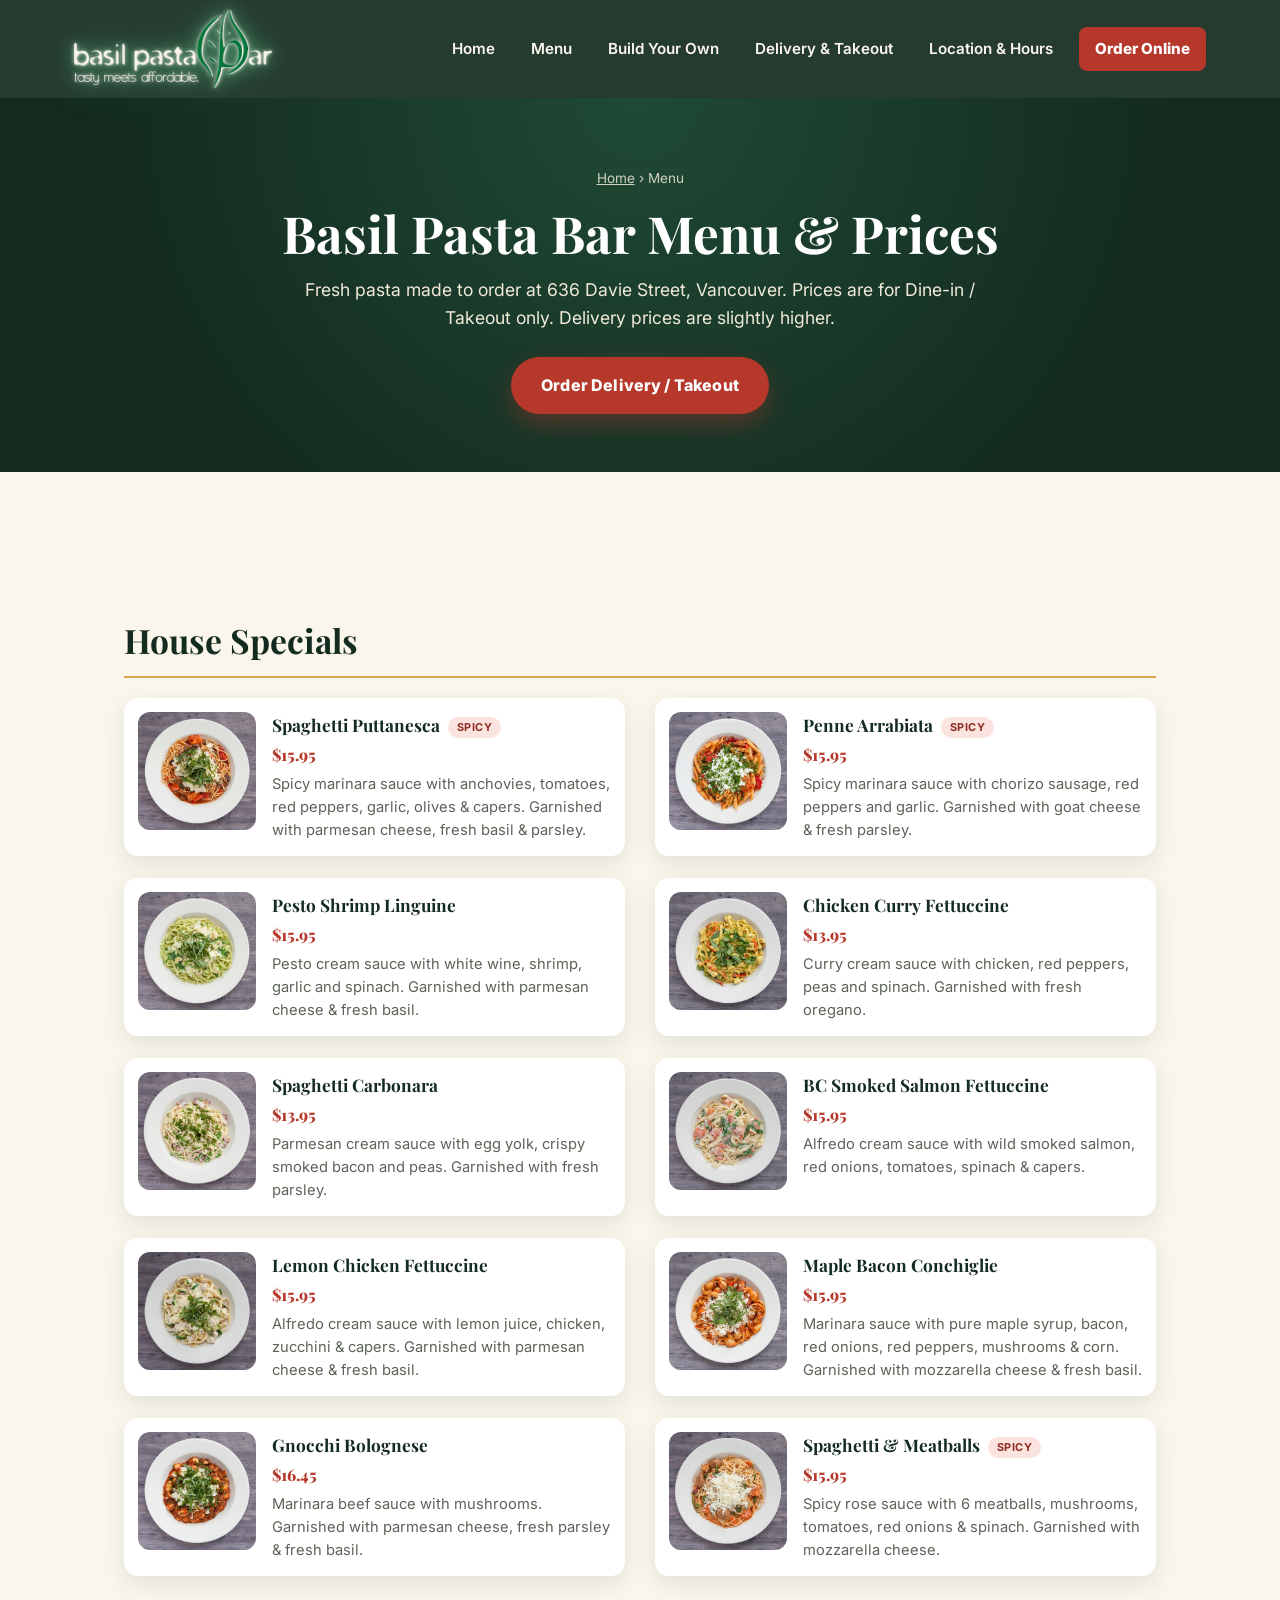
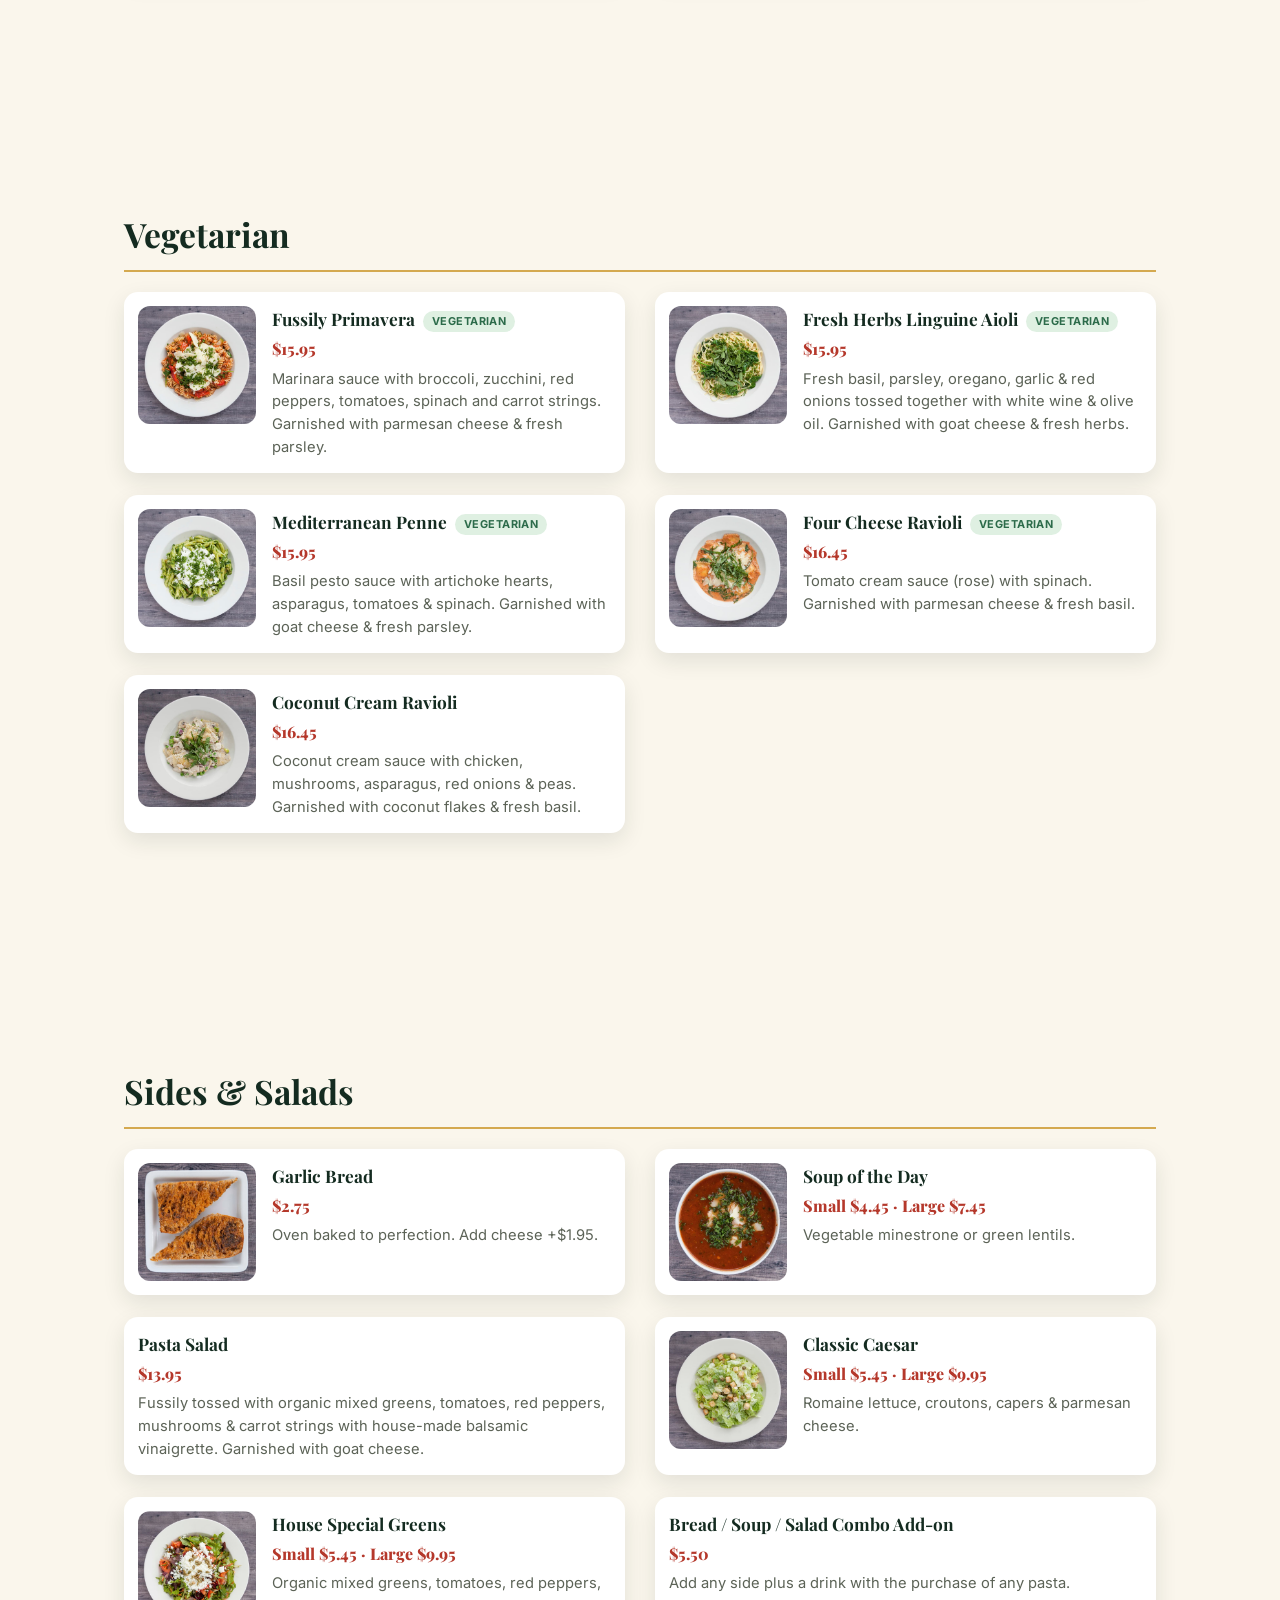
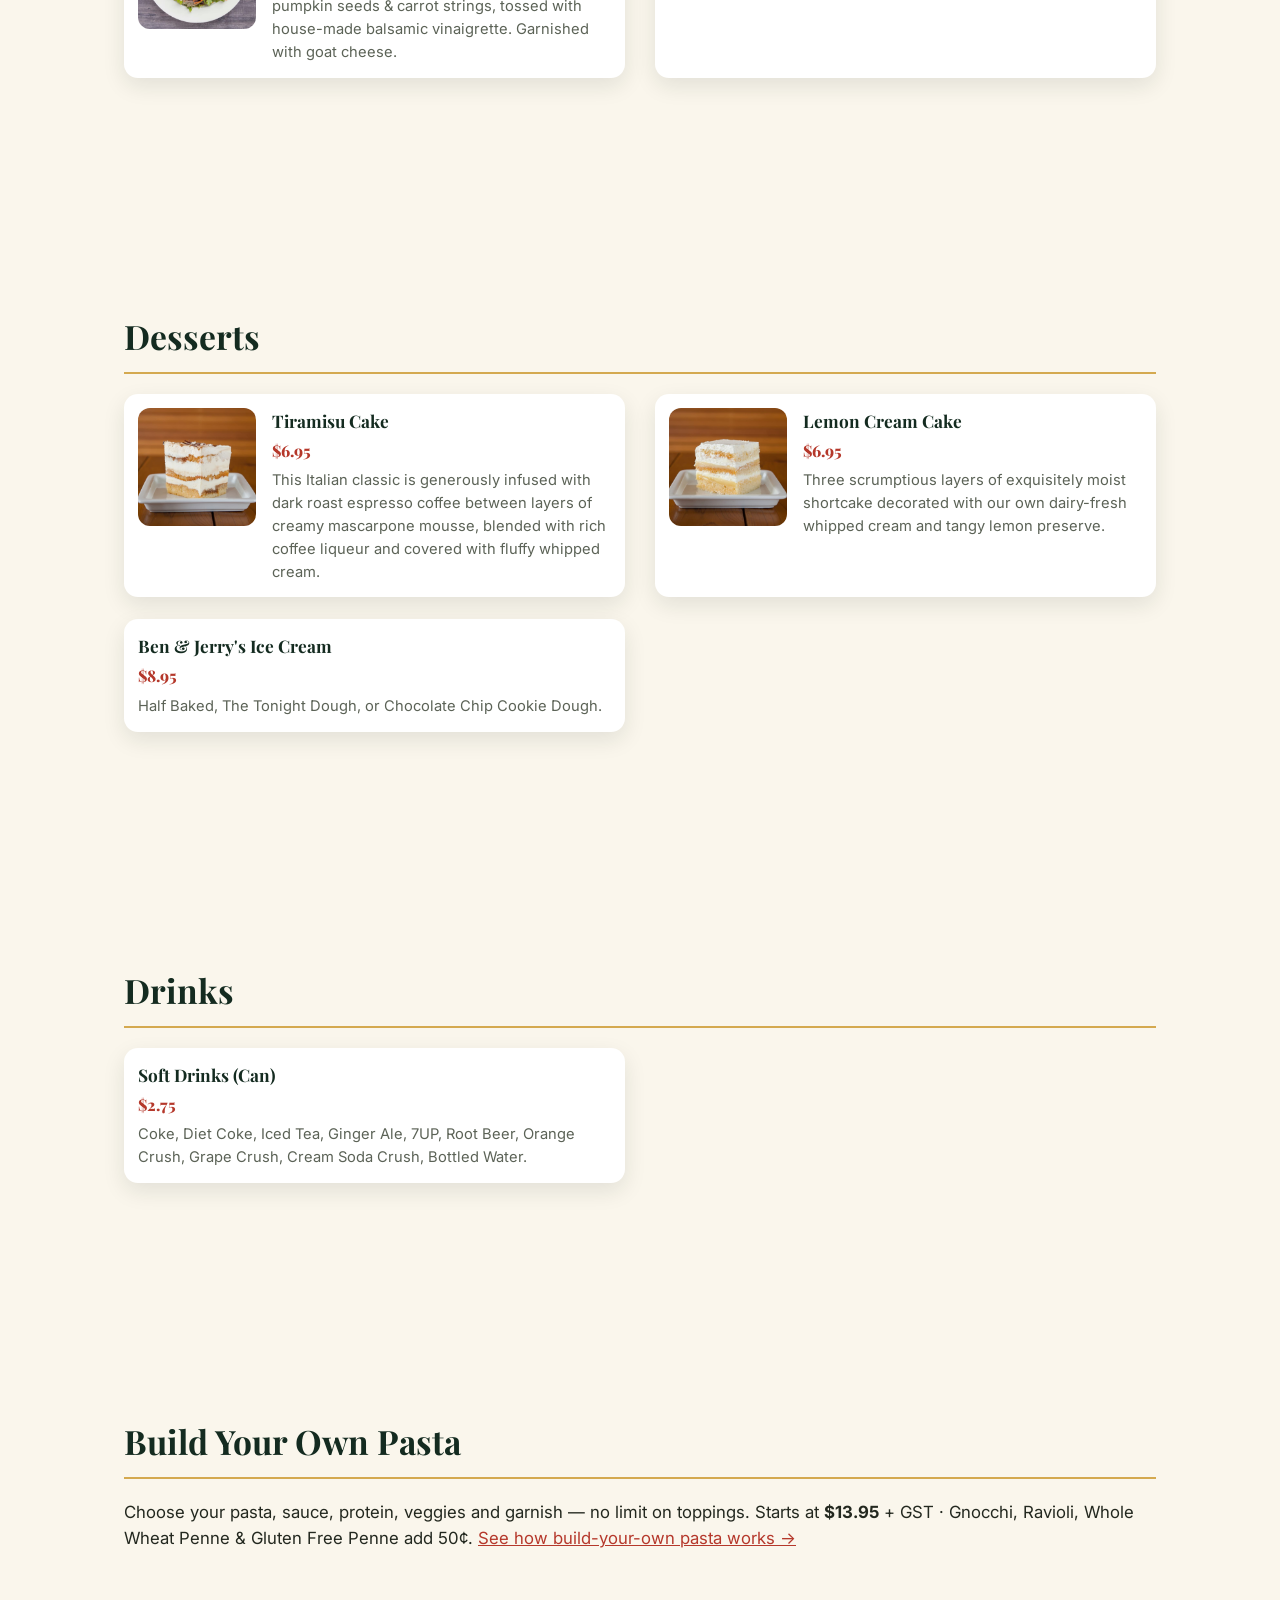
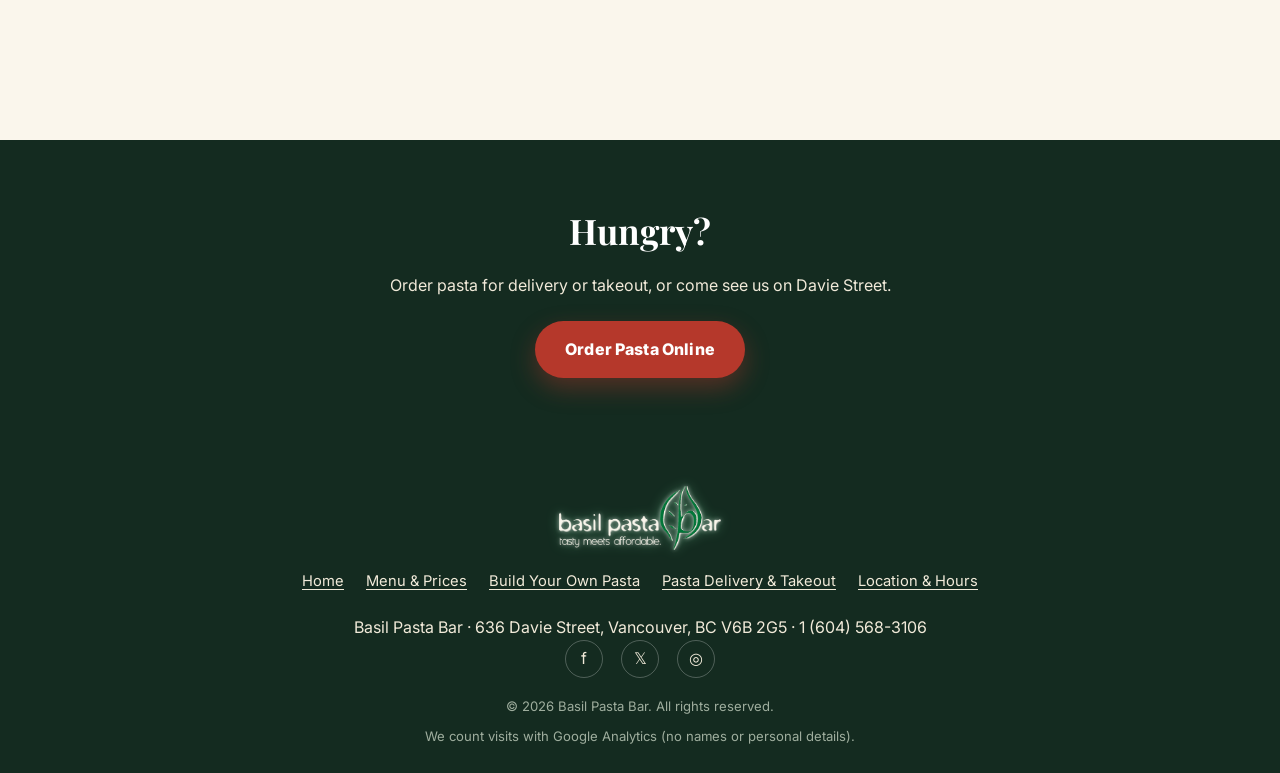
<file: menu/index.html>
<!DOCTYPE html>
<html lang="en-CA">
<head>
<meta charset="UTF-8">
<meta name="viewport" content="width=device-width, initial-scale=1.0">
<title>Menu &amp; Prices | Basil Pasta Bar – Pasta Restaurant Vancouver</title>
<meta name="description" content="See the full Basil Pasta Bar menu: house special pastas, vegetarian dishes, salads, desserts and build-your-own pasta from $13.95. 636 Davie St, Vancouver.">
<link rel="canonical" href="https://basilpastabar.com/menu/">
<meta name="robots" content="index,follow,max-image-preview:large,max-snippet:-1,max-video-preview:-1">
<meta name="theme-color" content="#142b20">
<meta property="og:type" content="website">
<meta property="og:site_name" content="Basil Pasta Bar">
<meta property="og:locale" content="en_CA">
<meta property="og:title" content="Menu &amp; Prices | Basil Pasta Bar – Pasta Restaurant Vancouver">
<meta property="og:description" content="See the full Basil Pasta Bar menu: house special pastas, vegetarian dishes, salads, desserts and build-your-own pasta from $13.95. 636 Davie St, Vancouver.">
<meta property="og:url" content="https://basilpastabar.com/menu/">
<meta property="og:image" content="https://basilpastabar.com/images/og-image.jpg">
<meta property="og:image:width" content="1200">
<meta property="og:image:height" content="630">
<meta property="og:image:alt" content="Basil Pasta Bar — build-your-own pasta on Davie Street, Vancouver">
<meta name="twitter:card" content="summary_large_image">
<meta name="twitter:title" content="Menu &amp; Prices | Basil Pasta Bar – Pasta Restaurant Vancouver">
<meta name="twitter:description" content="See the full Basil Pasta Bar menu: house special pastas, vegetarian dishes, salads, desserts and build-your-own pasta from $13.95. 636 Davie St, Vancouver.">
<meta name="twitter:image" content="https://basilpastabar.com/images/og-image.jpg">
<meta name="geo.region" content="CA-BC">
<meta name="geo.placename" content="Vancouver">
<meta name="geo.position" content="49.2767875;-123.1258792">
<meta name="ICBM" content="49.2767875, -123.1258792">
<link rel="icon" href="/images/favicon.png" type="image/png">
<link rel="icon" href="/images/favicon-48.png" type="image/png" sizes="48x48">
<link rel="apple-touch-icon" href="/images/apple-touch-icon.png">
<link rel="manifest" href="/site.webmanifest">
<script type="application/ld+json">{"@context":"https://schema.org","@graph":[{"@id":"https://basilpastabar.com/#restaurant","@type":"Restaurant","name":"Basil Pasta Bar","url":"https://basilpastabar.com/","hasMenu":{"@type":"Menu","@id":"https://basilpastabar.com/menu/#menu","name":"Basil Pasta Bar Menu","url":"https://basilpastabar.com/menu/","inLanguage":"en-CA","hasMenuSection":[{"@type":"MenuSection","name":"House Specials","hasMenuItem":[{"@type":"MenuItem","name":"Spaghetti Puttanesca","offers":{"@type":"Offer","price":"15.95","priceCurrency":"CAD"},"description":"Spicy marinara sauce with anchovies, tomatoes, red peppers, garlic, olives & capers. Garnished with parmesan cheese, fresh basil & parsley.","image":"https://basilpastabar.com/images/dishes/puttanesca.jpg"},{"@type":"MenuItem","name":"Penne Arrabiata","offers":{"@type":"Offer","price":"15.95","priceCurrency":"CAD"},"description":"Spicy marinara sauce with chorizo sausage, red peppers and garlic. Garnished with goat cheese & fresh parsley.","image":"https://basilpastabar.com/images/dishes/penne-arrabiata.jpg"},{"@type":"MenuItem","name":"Pesto Shrimp Linguine","offers":{"@type":"Offer","price":"15.95","priceCurrency":"CAD"},"description":"Pesto cream sauce with white wine, shrimp, garlic and spinach. Garnished with parmesan cheese & fresh basil.","image":"https://basilpastabar.com/images/dishes/pesto-shrimp-linguine.jpg"},{"@type":"MenuItem","name":"Chicken Curry Fettuccine","offers":{"@type":"Offer","price":"13.95","priceCurrency":"CAD"},"description":"Curry cream sauce with chicken, red peppers, peas and spinach. Garnished with fresh oregano.","image":"https://basilpastabar.com/images/dishes/chicken-curry-fettuccine.jpg"},{"@type":"MenuItem","name":"Spaghetti Carbonara","offers":{"@type":"Offer","price":"13.95","priceCurrency":"CAD"},"description":"Parmesan cream sauce with egg yolk, crispy smoked bacon and peas. Garnished with fresh parsley.","image":"https://basilpastabar.com/images/dishes/spaghetti-carbonara.jpg"},{"@type":"MenuItem","name":"BC Smoked Salmon Fettuccine","offers":{"@type":"Offer","price":"15.95","priceCurrency":"CAD"},"description":"Alfredo cream sauce with wild smoked salmon, red onions, tomatoes, spinach & capers.","image":"https://basilpastabar.com/images/dishes/bc-smoked-salmon-fettuccine.jpg"},{"@type":"MenuItem","name":"Lemon Chicken Fettuccine","offers":{"@type":"Offer","price":"15.95","priceCurrency":"CAD"},"description":"Alfredo cream sauce with lemon juice, chicken, zucchini & capers. Garnished with parmesan cheese & fresh basil.","image":"https://basilpastabar.com/images/dishes/lemon-chicken-fettuccine.jpg"},{"@type":"MenuItem","name":"Maple Bacon Conchiglie","offers":{"@type":"Offer","price":"15.95","priceCurrency":"CAD"},"description":"Marinara sauce with pure maple syrup, bacon, red onions, red peppers, mushrooms & corn. Garnished with mozzarella cheese & fresh basil.","image":"https://basilpastabar.com/images/dishes/maple-bacon-conchiglie.jpg"},{"@type":"MenuItem","name":"Gnocchi Bolognese","offers":{"@type":"Offer","price":"16.45","priceCurrency":"CAD"},"description":"Marinara beef sauce with mushrooms. Garnished with parmesan cheese, fresh parsley & fresh basil.","image":"https://basilpastabar.com/images/dishes/gnocchi-bolognese.jpg"},{"@type":"MenuItem","name":"Spaghetti & Meatballs","offers":{"@type":"Offer","price":"15.95","priceCurrency":"CAD"},"description":"Spicy rose sauce with 6 meatballs, mushrooms, tomatoes, red onions & spinach. Garnished with mozzarella cheese.","image":"https://basilpastabar.com/images/dishes/spaghetti-meatballs.jpg"}]},{"@type":"MenuSection","name":"Vegetarian","hasMenuItem":[{"@type":"MenuItem","name":"Fussily Primavera","offers":{"@type":"Offer","price":"15.95","priceCurrency":"CAD"},"description":"Marinara sauce with broccoli, zucchini, red peppers, tomatoes, spinach and carrot strings. Garnished with parmesan cheese & fresh parsley.","image":"https://basilpastabar.com/images/dishes/fussily-primavera.jpg","suitableForDiet":"https://schema.org/VegetarianDiet"},{"@type":"MenuItem","name":"Fresh Herbs Linguine Aioli","offers":{"@type":"Offer","price":"15.95","priceCurrency":"CAD"},"description":"Fresh basil, parsley, oregano, garlic & red onions tossed together with white wine & olive oil. Garnished with goat cheese & fresh herbs.","image":"https://basilpastabar.com/images/dishes/linguine-aioli.jpg","suitableForDiet":"https://schema.org/VegetarianDiet"},{"@type":"MenuItem","name":"Mediterranean Penne","offers":{"@type":"Offer","price":"15.95","priceCurrency":"CAD"},"description":"Basil pesto sauce with artichoke hearts, asparagus, tomatoes & spinach. Garnished with goat cheese & fresh parsley.","image":"https://basilpastabar.com/images/dishes/mediterranean-penne.jpg","suitableForDiet":"https://schema.org/VegetarianDiet"},{"@type":"MenuItem","name":"Four Cheese Ravioli","offers":{"@type":"Offer","price":"16.45","priceCurrency":"CAD"},"description":"Tomato cream sauce (rose) with spinach. Garnished with parmesan cheese & fresh basil.","image":"https://basilpastabar.com/images/dishes/four-cheese-ravioli.jpg","suitableForDiet":"https://schema.org/VegetarianDiet"},{"@type":"MenuItem","name":"Coconut Cream Ravioli","offers":{"@type":"Offer","price":"16.45","priceCurrency":"CAD"},"description":"Coconut cream sauce with chicken, mushrooms, asparagus, red onions & peas. Garnished with coconut flakes & fresh basil.","image":"https://basilpastabar.com/images/dishes/coconut-cream-ravioli.jpg"}]},{"@type":"MenuSection","name":"Sides & Salads","hasMenuItem":[{"@type":"MenuItem","name":"Garlic Bread","offers":{"@type":"Offer","price":"2.75","priceCurrency":"CAD"},"description":"Oven baked to perfection. Add cheese +$1.95.","image":"https://basilpastabar.com/images/dishes/garlic-bread.jpg"},{"@type":"MenuItem","name":"Soup of the Day","offers":[{"@type":"Offer","name":"Small","price":"4.45","priceCurrency":"CAD"},{"@type":"Offer","name":"Large","price":"7.45","priceCurrency":"CAD"}],"description":"Vegetable minestrone or green lentils.","image":"https://basilpastabar.com/images/dishes/soup-of-the-day.jpg"},{"@type":"MenuItem","name":"Pasta Salad","offers":{"@type":"Offer","price":"13.95","priceCurrency":"CAD"},"description":"Fussily tossed with organic mixed greens, tomatoes, red peppers, mushrooms & carrot strings with house-made balsamic vinaigrette. Garnished with goat cheese."},{"@type":"MenuItem","name":"Classic Caesar","offers":[{"@type":"Offer","name":"Small","price":"5.45","priceCurrency":"CAD"},{"@type":"Offer","name":"Large","price":"9.95","priceCurrency":"CAD"}],"description":"Romaine lettuce, croutons, capers & parmesan cheese.","image":"https://basilpastabar.com/images/dishes/classic-caesar.jpg"},{"@type":"MenuItem","name":"House Special Greens","offers":[{"@type":"Offer","name":"Small","price":"5.45","priceCurrency":"CAD"},{"@type":"Offer","name":"Large","price":"9.95","priceCurrency":"CAD"}],"description":"Organic mixed greens, tomatoes, red peppers, pumpkin seeds & carrot strings, tossed with house-made balsamic vinaigrette. Garnished with goat cheese.","image":"https://basilpastabar.com/images/dishes/house-special-greens.jpg"},{"@type":"MenuItem","name":"Bread / Soup / Salad Combo Add-on","offers":{"@type":"Offer","price":"5.50","priceCurrency":"CAD"},"description":"Add any side plus a drink with the purchase of any pasta."}]},{"@type":"MenuSection","name":"Desserts","hasMenuItem":[{"@type":"MenuItem","name":"Tiramisu Cake","offers":{"@type":"Offer","price":"6.95","priceCurrency":"CAD"},"description":"This Italian classic is generously infused with dark roast espresso coffee between layers of creamy mascarpone mousse, blended with rich coffee liqueur and covered with fluffy whipped cream.","image":"https://basilpastabar.com/images/dishes/tiramisu.jpg"},{"@type":"MenuItem","name":"Lemon Cream Cake","offers":{"@type":"Offer","price":"6.95","priceCurrency":"CAD"},"description":"Three scrumptious layers of exquisitely moist shortcake decorated with our own dairy-fresh whipped cream and tangy lemon preserve.","image":"https://basilpastabar.com/images/dishes/lemon-cream-cake.jpg"},{"@type":"MenuItem","name":"Ben & Jerry's Ice Cream","offers":{"@type":"Offer","price":"8.95","priceCurrency":"CAD"},"description":"Half Baked, The Tonight Dough, or Chocolate Chip Cookie Dough."}]},{"@type":"MenuSection","name":"Drinks","hasMenuItem":[{"@type":"MenuItem","name":"Soft Drinks (Can)","offers":{"@type":"Offer","price":"2.75","priceCurrency":"CAD"},"description":"Coke, Diet Coke, Iced Tea, Ginger Ale, 7UP, Root Beer, Orange Crush, Grape Crush, Cream Soda Crush, Bottled Water."}]}]}},{"@type":"BreadcrumbList","itemListElement":[{"@type":"ListItem","position":1,"name":"Home","item":"https://basilpastabar.com/"},{"@type":"ListItem","position":2,"name":"Menu","item":"https://basilpastabar.com/menu/"}]}]}</script>
<!-- Google tag (gtag.js) -->
<script async src="https://www.googletagmanager.com/gtag/js?id=G-4ZMQPRNVQ9"></script>
<script>
  window.dataLayer = window.dataLayer || [];
  function gtag(){dataLayer.push(arguments);}
  gtag('js', new Date());

  gtag('config', 'G-4ZMQPRNVQ9');
</script>
<link rel="preconnect" href="https://fonts.googleapis.com">
<link rel="preconnect" href="https://fonts.gstatic.com" crossorigin>
<link href="https://fonts.googleapis.com/css2?family=Playfair+Display:wght@600;700;800&family=Caveat:wght@600;700&family=Baloo+Da+2:wght@500;600&family=Inter:wght@400;500;600;700;800&display=swap" rel="stylesheet">
<link rel="stylesheet" href="/css/style.css">
</head>
<body class="">
<header class="site-header" id="site-header">
  <div class="nav-wrap">
    <a href="/" class="brand"><img src="/images/logo-full.png" alt="Basil Pasta Bar — pasta restaurant in Vancouver" width="900" height="355"></a>
    <nav class="nav-links" id="nav-links" aria-label="Main">
      <a href="/">Home</a>
      <a href="/menu/">Menu</a>
      <a href="/build-your-own-pasta/">Build Your Own</a>
      <a href="/order-online/">Delivery &amp; Takeout</a>
      <a href="/#location">Location &amp; Hours</a>
      <a href="/order-online/" class="btn-order">Order Online</a>
    </nav>
    <button class="nav-toggle" id="nav-toggle" aria-label="Toggle menu"><span></span><span></span><span></span></button>
  </div>
</header>
<main>
<section class="page-hero">
  <div class="container">
    <p class="crumbs"><a href="/">Home</a> › Menu</p>
    <h1>Basil Pasta Bar Menu &amp; Prices</h1>
    <p class="lead">Fresh pasta made to order at 636 Davie Street, Vancouver. Prices are for Dine-in / Takeout only. Delivery prices are slightly higher.</p>
    <a href="/order-online/" class="btn btn-primary">Order Delivery / Takeout</a>
  </div>
</section>
<div class="menu-page">
    <section class="menu-cat" id="house-specials">
      <h2>House Specials</h2>
      <ul class="menu-cards">
        <li class="menu-card">
          <img src="/images/dishes/puttanesca.jpg" alt="Spaghetti Puttanesca at Basil Pasta Bar in Vancouver" width="1000" height="731" loading="lazy">
          <div>
            <h3>Spaghetti Puttanesca <span class="menu-tag">Spicy</span></h3>
            <span class="price">$15.95</span>
            <p>Spicy marinara sauce with anchovies, tomatoes, red peppers, garlic, olives &amp; capers. Garnished with parmesan cheese, fresh basil &amp; parsley.</p>
          </div>
        </li>
        <li class="menu-card">
          <img src="/images/dishes/penne-arrabiata.jpg" alt="Penne Arrabiata at Basil Pasta Bar in Vancouver" width="1000" height="731" loading="lazy">
          <div>
            <h3>Penne Arrabiata <span class="menu-tag">Spicy</span></h3>
            <span class="price">$15.95</span>
            <p>Spicy marinara sauce with chorizo sausage, red peppers and garlic. Garnished with goat cheese &amp; fresh parsley.</p>
          </div>
        </li>
        <li class="menu-card">
          <img src="/images/dishes/pesto-shrimp-linguine.jpg" alt="Pesto Shrimp Linguine at Basil Pasta Bar in Vancouver" width="1000" height="731" loading="lazy">
          <div>
            <h3>Pesto Shrimp Linguine </h3>
            <span class="price">$15.95</span>
            <p>Pesto cream sauce with white wine, shrimp, garlic and spinach. Garnished with parmesan cheese &amp; fresh basil.</p>
          </div>
        </li>
        <li class="menu-card">
          <img src="/images/dishes/chicken-curry-fettuccine.jpg" alt="Chicken Curry Fettuccine at Basil Pasta Bar in Vancouver" width="1000" height="731" loading="lazy">
          <div>
            <h3>Chicken Curry Fettuccine </h3>
            <span class="price">$13.95</span>
            <p>Curry cream sauce with chicken, red peppers, peas and spinach. Garnished with fresh oregano.</p>
          </div>
        </li>
        <li class="menu-card">
          <img src="/images/dishes/spaghetti-carbonara.jpg" alt="Spaghetti Carbonara at Basil Pasta Bar in Vancouver" width="1000" height="731" loading="lazy">
          <div>
            <h3>Spaghetti Carbonara </h3>
            <span class="price">$13.95</span>
            <p>Parmesan cream sauce with egg yolk, crispy smoked bacon and peas. Garnished with fresh parsley.</p>
          </div>
        </li>
        <li class="menu-card">
          <img src="/images/dishes/bc-smoked-salmon-fettuccine.jpg" alt="BC Smoked Salmon Fettuccine at Basil Pasta Bar in Vancouver" width="1000" height="731" loading="lazy">
          <div>
            <h3>BC Smoked Salmon Fettuccine </h3>
            <span class="price">$15.95</span>
            <p>Alfredo cream sauce with wild smoked salmon, red onions, tomatoes, spinach &amp; capers.</p>
          </div>
        </li>
        <li class="menu-card">
          <img src="/images/dishes/lemon-chicken-fettuccine.jpg" alt="Lemon Chicken Fettuccine at Basil Pasta Bar in Vancouver" width="1000" height="731" loading="lazy">
          <div>
            <h3>Lemon Chicken Fettuccine </h3>
            <span class="price">$15.95</span>
            <p>Alfredo cream sauce with lemon juice, chicken, zucchini &amp; capers. Garnished with parmesan cheese &amp; fresh basil.</p>
          </div>
        </li>
        <li class="menu-card">
          <img src="/images/dishes/maple-bacon-conchiglie.jpg" alt="Maple Bacon Conchiglie at Basil Pasta Bar in Vancouver" width="1000" height="731" loading="lazy">
          <div>
            <h3>Maple Bacon Conchiglie </h3>
            <span class="price">$15.95</span>
            <p>Marinara sauce with pure maple syrup, bacon, red onions, red peppers, mushrooms &amp; corn. Garnished with mozzarella cheese &amp; fresh basil.</p>
          </div>
        </li>
        <li class="menu-card">
          <img src="/images/dishes/gnocchi-bolognese.jpg" alt="Gnocchi Bolognese at Basil Pasta Bar in Vancouver" width="1000" height="731" loading="lazy">
          <div>
            <h3>Gnocchi Bolognese </h3>
            <span class="price">$16.45</span>
            <p>Marinara beef sauce with mushrooms. Garnished with parmesan cheese, fresh parsley &amp; fresh basil.</p>
          </div>
        </li>
        <li class="menu-card">
          <img src="/images/dishes/spaghetti-meatballs.jpg" alt="Spaghetti &amp; Meatballs at Basil Pasta Bar in Vancouver" width="1000" height="731" loading="lazy">
          <div>
            <h3>Spaghetti &amp; Meatballs <span class="menu-tag">Spicy</span></h3>
            <span class="price">$15.95</span>
            <p>Spicy rose sauce with 6 meatballs, mushrooms, tomatoes, red onions &amp; spinach. Garnished with mozzarella cheese.</p>
          </div>
        </li>
      </ul>
    </section>
    <section class="menu-cat" id="vegetarian">
      <h2>Vegetarian</h2>
      <ul class="menu-cards">
        <li class="menu-card">
          <img src="/images/dishes/fussily-primavera.jpg" alt="Fussily Primavera at Basil Pasta Bar in Vancouver" width="1000" height="731" loading="lazy">
          <div>
            <h3>Fussily Primavera <span class="menu-tag menu-tag-veg">Vegetarian</span></h3>
            <span class="price">$15.95</span>
            <p>Marinara sauce with broccoli, zucchini, red peppers, tomatoes, spinach and carrot strings. Garnished with parmesan cheese &amp; fresh parsley.</p>
          </div>
        </li>
        <li class="menu-card">
          <img src="/images/dishes/linguine-aioli.jpg" alt="Fresh Herbs Linguine Aioli at Basil Pasta Bar in Vancouver" width="1000" height="731" loading="lazy">
          <div>
            <h3>Fresh Herbs Linguine Aioli <span class="menu-tag menu-tag-veg">Vegetarian</span></h3>
            <span class="price">$15.95</span>
            <p>Fresh basil, parsley, oregano, garlic &amp; red onions tossed together with white wine &amp; olive oil. Garnished with goat cheese &amp; fresh herbs.</p>
          </div>
        </li>
        <li class="menu-card">
          <img src="/images/dishes/mediterranean-penne.jpg" alt="Mediterranean Penne at Basil Pasta Bar in Vancouver" width="1000" height="731" loading="lazy">
          <div>
            <h3>Mediterranean Penne <span class="menu-tag menu-tag-veg">Vegetarian</span></h3>
            <span class="price">$15.95</span>
            <p>Basil pesto sauce with artichoke hearts, asparagus, tomatoes &amp; spinach. Garnished with goat cheese &amp; fresh parsley.</p>
          </div>
        </li>
        <li class="menu-card">
          <img src="/images/dishes/four-cheese-ravioli.jpg" alt="Four Cheese Ravioli at Basil Pasta Bar in Vancouver" width="1000" height="731" loading="lazy">
          <div>
            <h3>Four Cheese Ravioli <span class="menu-tag menu-tag-veg">Vegetarian</span></h3>
            <span class="price">$16.45</span>
            <p>Tomato cream sauce (rose) with spinach. Garnished with parmesan cheese &amp; fresh basil.</p>
          </div>
        </li>
        <li class="menu-card">
          <img src="/images/dishes/coconut-cream-ravioli.jpg" alt="Coconut Cream Ravioli at Basil Pasta Bar in Vancouver" width="1000" height="731" loading="lazy">
          <div>
            <h3>Coconut Cream Ravioli </h3>
            <span class="price">$16.45</span>
            <p>Coconut cream sauce with chicken, mushrooms, asparagus, red onions &amp; peas. Garnished with coconut flakes &amp; fresh basil.</p>
          </div>
        </li>
      </ul>
    </section>
    <section class="menu-cat" id="sides-salads">
      <h2>Sides &amp; Salads</h2>
      <ul class="menu-cards">
        <li class="menu-card">
          <img src="/images/dishes/garlic-bread.jpg" alt="Garlic Bread at Basil Pasta Bar in Vancouver" width="1000" height="731" loading="lazy">
          <div>
            <h3>Garlic Bread </h3>
            <span class="price">$2.75</span>
            <p>Oven baked to perfection. Add cheese +$1.95.</p>
          </div>
        </li>
        <li class="menu-card">
          <img src="/images/dishes/soup-of-the-day.jpg" alt="Soup of the Day at Basil Pasta Bar in Vancouver" width="1000" height="731" loading="lazy">
          <div>
            <h3>Soup of the Day </h3>
            <span class="price">Small $4.45 · Large $7.45</span>
            <p>Vegetable minestrone or green lentils.</p>
          </div>
        </li>
        <li class="menu-card menu-card-plain">
          
          <div>
            <h3>Pasta Salad </h3>
            <span class="price">$13.95</span>
            <p>Fussily tossed with organic mixed greens, tomatoes, red peppers, mushrooms &amp; carrot strings with house-made balsamic vinaigrette. Garnished with goat cheese.</p>
          </div>
        </li>
        <li class="menu-card">
          <img src="/images/dishes/classic-caesar.jpg" alt="Classic Caesar at Basil Pasta Bar in Vancouver" width="1000" height="731" loading="lazy">
          <div>
            <h3>Classic Caesar </h3>
            <span class="price">Small $5.45 · Large $9.95</span>
            <p>Romaine lettuce, croutons, capers &amp; parmesan cheese.</p>
          </div>
        </li>
        <li class="menu-card">
          <img src="/images/dishes/house-special-greens.jpg" alt="House Special Greens at Basil Pasta Bar in Vancouver" width="1000" height="731" loading="lazy">
          <div>
            <h3>House Special Greens </h3>
            <span class="price">Small $5.45 · Large $9.95</span>
            <p>Organic mixed greens, tomatoes, red peppers, pumpkin seeds &amp; carrot strings, tossed with house-made balsamic vinaigrette. Garnished with goat cheese.</p>
          </div>
        </li>
        <li class="menu-card menu-card-plain">
          
          <div>
            <h3>Bread / Soup / Salad Combo Add-on </h3>
            <span class="price">$5.50</span>
            <p>Add any side plus a drink with the purchase of any pasta.</p>
          </div>
        </li>
      </ul>
    </section>
    <section class="menu-cat" id="desserts">
      <h2>Desserts</h2>
      <ul class="menu-cards">
        <li class="menu-card">
          <img src="/images/dishes/tiramisu.jpg" alt="Tiramisu Cake at Basil Pasta Bar in Vancouver" width="1000" height="731" loading="lazy">
          <div>
            <h3>Tiramisu Cake </h3>
            <span class="price">$6.95</span>
            <p>This Italian classic is generously infused with dark roast espresso coffee between layers of creamy mascarpone mousse, blended with rich coffee liqueur and covered with fluffy whipped cream.</p>
          </div>
        </li>
        <li class="menu-card">
          <img src="/images/dishes/lemon-cream-cake.jpg" alt="Lemon Cream Cake at Basil Pasta Bar in Vancouver" width="1000" height="731" loading="lazy">
          <div>
            <h3>Lemon Cream Cake </h3>
            <span class="price">$6.95</span>
            <p>Three scrumptious layers of exquisitely moist shortcake decorated with our own dairy-fresh whipped cream and tangy lemon preserve.</p>
          </div>
        </li>
        <li class="menu-card menu-card-plain">
          
          <div>
            <h3>Ben &amp; Jerry's Ice Cream </h3>
            <span class="price">$8.95</span>
            <p>Half Baked, The Tonight Dough, or Chocolate Chip Cookie Dough.</p>
          </div>
        </li>
      </ul>
    </section>
    <section class="menu-cat" id="drinks">
      <h2>Drinks</h2>
      <ul class="menu-cards">
        <li class="menu-card menu-card-plain">
          
          <div>
            <h3>Soft Drinks (Can) </h3>
            <span class="price">$2.75</span>
            <p>Coke, Diet Coke, Iced Tea, Ginger Ale, 7UP, Root Beer, Orange Crush, Grape Crush, Cream Soda Crush, Bottled Water.</p>
          </div>
        </li>
      </ul>
    </section>
    <section class="menu-cat" id="build-your-own">
      <h2>Build Your Own Pasta</h2>
      <p class="menu-byo">Choose your pasta, sauce, protein, veggies and garnish — no limit on toppings. Starts at <strong>$13.95</strong> + GST · Gnocchi, Ravioli, Whole Wheat Penne &amp; Gluten Free Penne add 50¢. <a href="/build-your-own-pasta/">See how build-your-own pasta works →</a></p>
    </section>
</div>
<section class="cta-band">
  <div class="container">
    <h2>Hungry?</h2>
    <p>Order pasta for delivery or takeout, or come see us on Davie Street.</p>
    <a href="/order-online/" class="btn btn-primary">Order Pasta Online</a>
  </div>
</section>
</main>
<footer class="site-footer">
  <div class="container">
    <img src="/images/logo-full.png" alt="Basil Pasta Bar" class="footer-logo" width="900" height="355" loading="lazy">
    <nav class="footer-nav" aria-label="Footer">
      <a href="/">Home</a> <a href="/menu/">Menu &amp; Prices</a> <a href="/build-your-own-pasta/">Build Your Own Pasta</a> <a href="/order-online/">Pasta Delivery &amp; Takeout</a> <a href="/#location">Location &amp; Hours</a>
    </nav>
    <address class="footer-address">Basil Pasta Bar · 636 Davie Street, Vancouver, BC V6B 2G5 · <a href="tel:+16045683106">1 (604) 568-3106</a></address>
    <div class="footer-social">
      <a href="https://www.facebook.com/BasilPastaBar" target="_blank" rel="noopener" aria-label="Basil Pasta Bar on Facebook">f</a>
      <a href="https://twitter.com/basilpastabar" target="_blank" rel="noopener" aria-label="Basil Pasta Bar on X (Twitter)">𝕏</a>
      <a href="https://www.instagram.com/basilpastabar/?hl=en" target="_blank" rel="noopener" aria-label="Basil Pasta Bar on Instagram">◎</a>
    </div>
    <div class="footer-fine">&copy; 2026 Basil Pasta Bar. All rights reserved.</div>
    <div class="footer-fine">We count visits with Google Analytics (no names or personal details).</div>
  </div>
</footer>
<script src="/js/menu-data.js"></script>
<script src="/js/main.js"></script>
<script src="/js/analytics.js" defer></script>
</body>
</html>
</file>
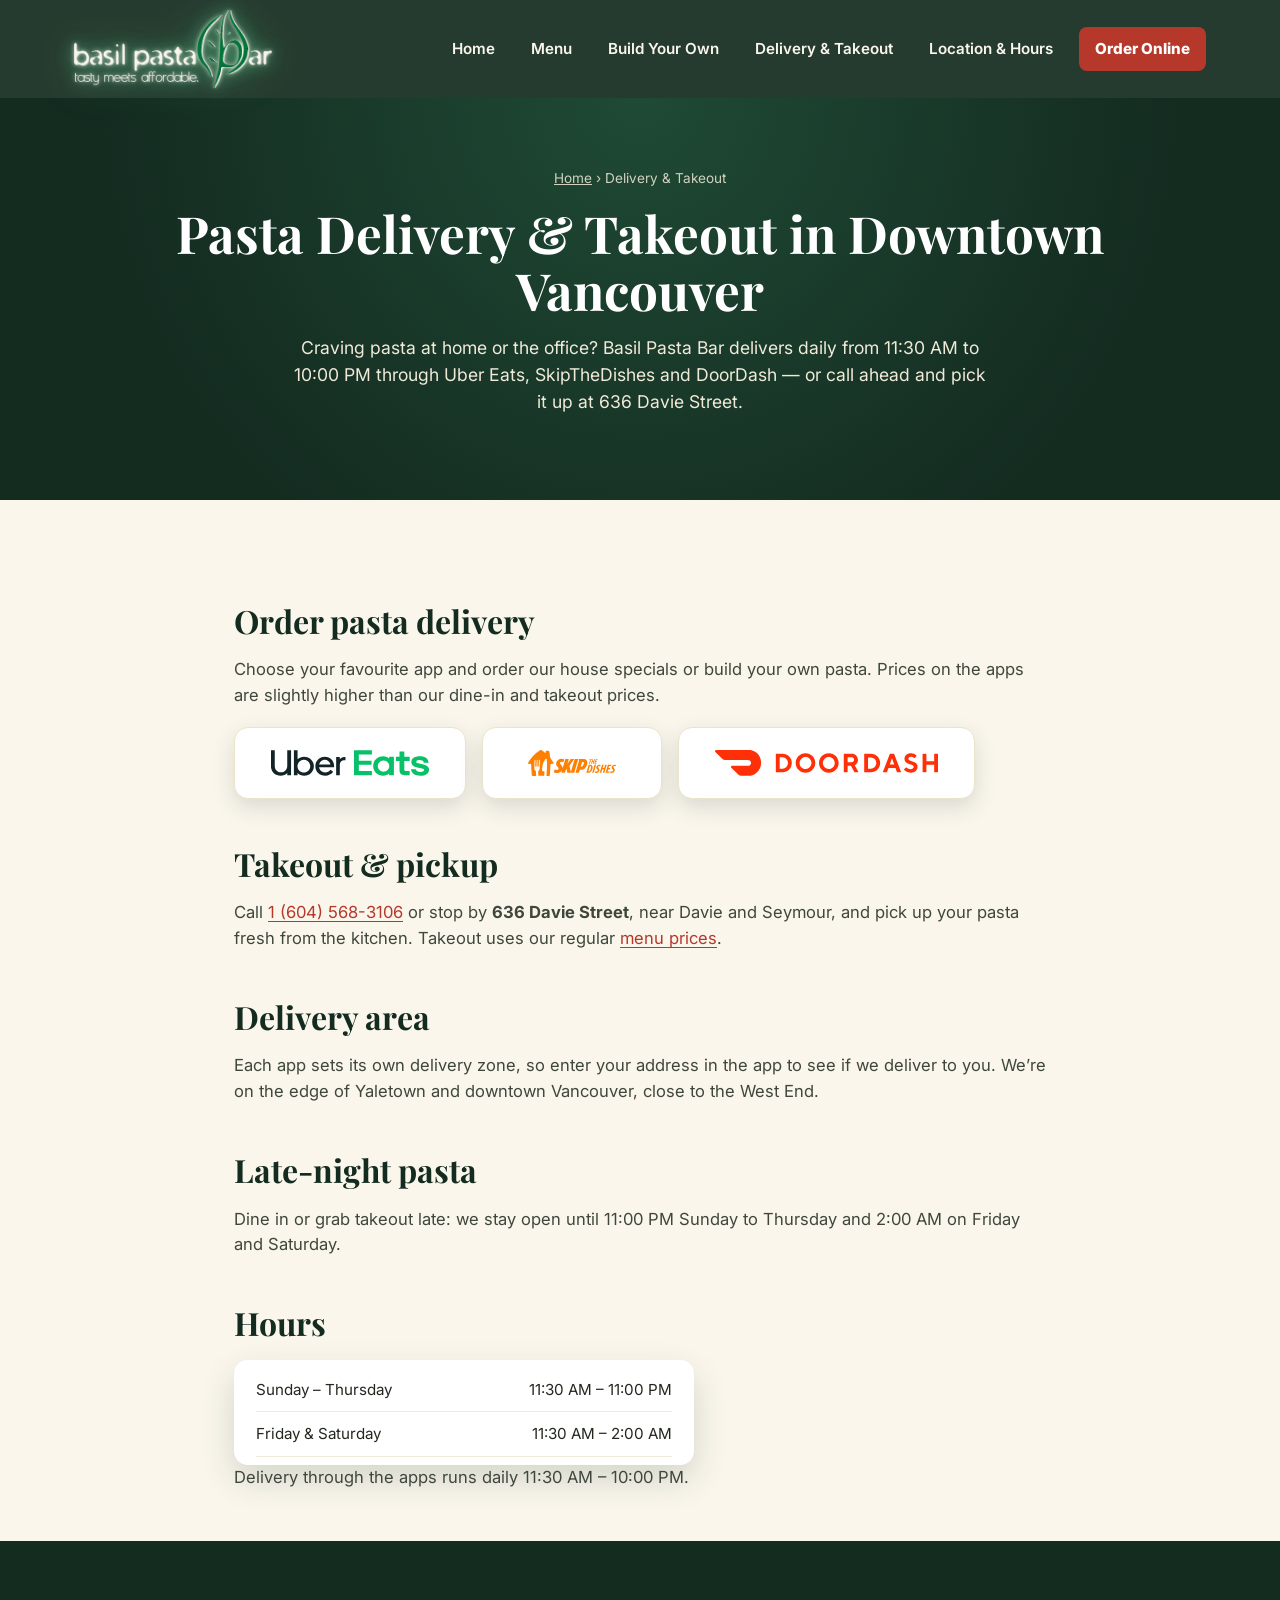
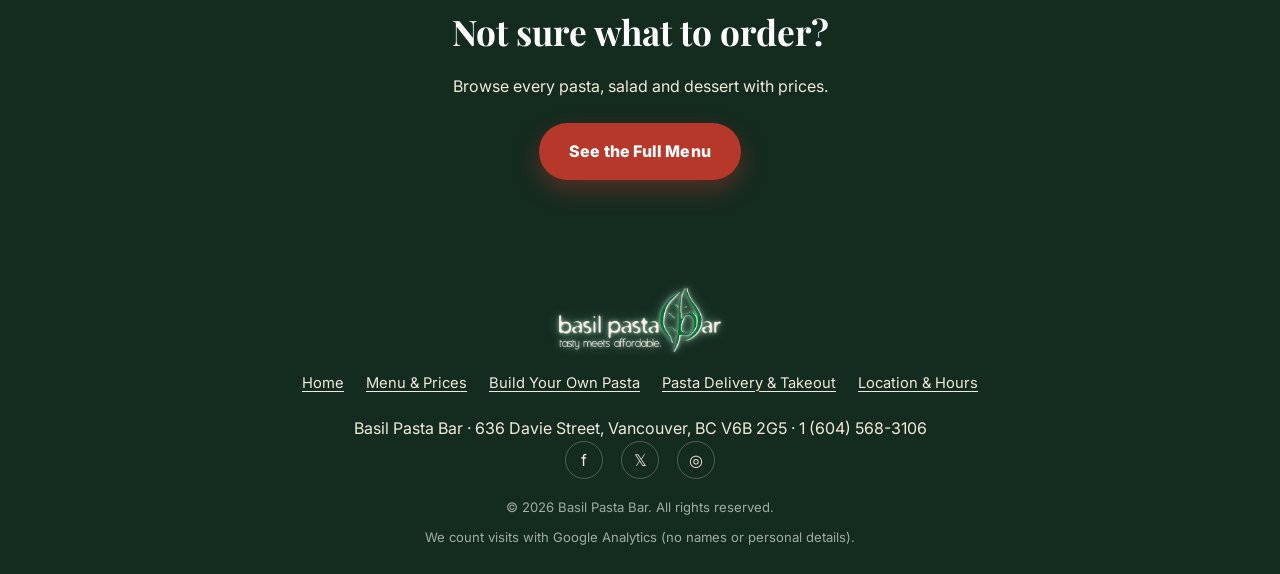
<file: order-online/index.html>
<!DOCTYPE html>
<html lang="en-CA">
<head>
<meta charset="UTF-8">
<meta name="viewport" content="width=device-width, initial-scale=1.0">
<title>Pasta Delivery &amp; Takeout Vancouver | Basil Pasta Bar</title>
<meta name="description" content="Order pasta delivery or takeout from Basil Pasta Bar in downtown Vancouver via Uber Eats, SkipTheDishes or DoorDash. Open late on Davie Street.">
<link rel="canonical" href="https://basilpastabar.com/order-online/">
<meta name="robots" content="index,follow,max-image-preview:large,max-snippet:-1,max-video-preview:-1">
<meta name="theme-color" content="#142b20">
<meta property="og:type" content="website">
<meta property="og:site_name" content="Basil Pasta Bar">
<meta property="og:locale" content="en_CA">
<meta property="og:title" content="Pasta Delivery &amp; Takeout Vancouver | Basil Pasta Bar">
<meta property="og:description" content="Order pasta delivery or takeout from Basil Pasta Bar in downtown Vancouver via Uber Eats, SkipTheDishes or DoorDash. Open late on Davie Street.">
<meta property="og:url" content="https://basilpastabar.com/order-online/">
<meta property="og:image" content="https://basilpastabar.com/images/og-image.jpg">
<meta property="og:image:width" content="1200">
<meta property="og:image:height" content="630">
<meta property="og:image:alt" content="Basil Pasta Bar — build-your-own pasta on Davie Street, Vancouver">
<meta name="twitter:card" content="summary_large_image">
<meta name="twitter:title" content="Pasta Delivery &amp; Takeout Vancouver | Basil Pasta Bar">
<meta name="twitter:description" content="Order pasta delivery or takeout from Basil Pasta Bar in downtown Vancouver via Uber Eats, SkipTheDishes or DoorDash. Open late on Davie Street.">
<meta name="twitter:image" content="https://basilpastabar.com/images/og-image.jpg">
<meta name="geo.region" content="CA-BC">
<meta name="geo.placename" content="Vancouver">
<meta name="geo.position" content="49.2767875;-123.1258792">
<meta name="ICBM" content="49.2767875, -123.1258792">
<link rel="icon" href="/images/favicon.png" type="image/png">
<link rel="icon" href="/images/favicon-48.png" type="image/png" sizes="48x48">
<link rel="apple-touch-icon" href="/images/apple-touch-icon.png">
<link rel="manifest" href="/site.webmanifest">
<script type="application/ld+json">{"@context":"https://schema.org","@graph":[{"@id":"https://basilpastabar.com/#restaurant","@type":"Restaurant","name":"Basil Pasta Bar","url":"https://basilpastabar.com/"},{"@type":"BreadcrumbList","itemListElement":[{"@type":"ListItem","position":1,"name":"Home","item":"https://basilpastabar.com/"},{"@type":"ListItem","position":2,"name":"Delivery & Takeout","item":"https://basilpastabar.com/order-online/"}]}]}</script>
<!-- Google tag (gtag.js) -->
<script async src="https://www.googletagmanager.com/gtag/js?id=G-4ZMQPRNVQ9"></script>
<script>
  window.dataLayer = window.dataLayer || [];
  function gtag(){dataLayer.push(arguments);}
  gtag('js', new Date());

  gtag('config', 'G-4ZMQPRNVQ9');
</script>
<link rel="preconnect" href="https://fonts.googleapis.com">
<link rel="preconnect" href="https://fonts.gstatic.com" crossorigin>
<link href="https://fonts.googleapis.com/css2?family=Playfair+Display:wght@600;700;800&family=Caveat:wght@600;700&family=Baloo+Da+2:wght@500;600&family=Inter:wght@400;500;600;700;800&display=swap" rel="stylesheet">
<link rel="stylesheet" href="/css/style.css">
</head>
<body class="">
<header class="site-header" id="site-header">
  <div class="nav-wrap">
    <a href="/" class="brand"><img src="/images/logo-full.png" alt="Basil Pasta Bar — pasta restaurant in Vancouver" width="900" height="355"></a>
    <nav class="nav-links" id="nav-links" aria-label="Main">
      <a href="/">Home</a>
      <a href="/menu/">Menu</a>
      <a href="/build-your-own-pasta/">Build Your Own</a>
      <a href="/order-online/">Delivery &amp; Takeout</a>
      <a href="/#location">Location &amp; Hours</a>
      <a href="/order-online/" class="btn-order">Order Online</a>
    </nav>
    <button class="nav-toggle" id="nav-toggle" aria-label="Toggle menu"><span></span><span></span><span></span></button>
  </div>
</header>
<main>
<section class="page-hero">
  <div class="container">
    <p class="crumbs"><a href="/">Home</a> › Delivery &amp; Takeout</p>
    <h1>Pasta Delivery &amp; Takeout in Downtown Vancouver</h1>
    <p class="lead">Craving pasta at home or the office? Basil Pasta Bar delivers daily from 11:30 AM to 10:00 PM through Uber Eats, SkipTheDishes and DoorDash — or call ahead and pick it up at 636 Davie Street.</p>
    
  </div>
</section>
<div class="prose">
  <h2>Order pasta delivery</h2>
  <p>Choose your favourite app and order our house specials or build your own pasta. Prices on the apps are slightly higher than our dine-in and takeout prices.</p>
  <div class="delivery-links">
      <a class="delivery-btn" href="https://www.ubereats.com/ca/vancouver/food-delivery/basil-pasta-bar-davie-%26-seymour/eK3XxNn4SQKK74tO7Si1Ew" target="_blank" rel="noopener" aria-label="Order Basil Pasta Bar on Uber Eats"><img class="delivery-logo" src="/images/logos/ubereats.svg" alt="Uber Eats" height="26"></a>
      <a class="delivery-btn" href="https://www.skipthedishes.com/basil-pasta-bar-davie-vancouver" target="_blank" rel="noopener" aria-label="Order Basil Pasta Bar on SkipTheDishes"><img class="delivery-logo" src="/images/logos/skipthedishes.svg" alt="SkipTheDishes" height="26"></a>
      <a class="delivery-btn" href="https://www.doordash.com/store/basil-pasta-bar-vancouver-30968/en-CA" target="_blank" rel="noopener" aria-label="Order Basil Pasta Bar on DoorDash"><img class="delivery-logo" src="/images/logos/doordash.svg" alt="DoorDash" height="26"></a>
    </div>
  <h2>Takeout &amp; pickup</h2>
  <p>Call <a href="tel:+16045683106">1 (604) 568-3106</a> or stop by <strong>636 Davie Street</strong>, near Davie and Seymour, and pick up your pasta fresh from the kitchen. Takeout uses our regular <a href="/menu/">menu prices</a>.</p>
  <h2>Delivery area</h2>
  <p>Each app sets its own delivery zone, so enter your address in the app to see if we deliver to you. We’re on the edge of Yaletown and downtown Vancouver, close to the West End.</p>
  <h2>Late-night pasta</h2>
  <p>Dine in or grab takeout late: we stay open until 11:00 PM Sunday to Thursday and 2:00 AM on Friday and Saturday.</p>
  <h2>Hours</h2>
  <div class="hours-block"><div class="hours-row"><span>Sunday – Thursday</span><span>11:30 AM – 11:00 PM</span></div><div class="hours-row"><span>Friday &amp; Saturday</span><span>11:30 AM – 2:00 AM</span></div></div>
  <p class="step-note">Delivery through the apps runs daily 11:30 AM – 10:00 PM.</p>
</div>
<section class="cta-band">
  <div class="container">
    <h2>Not sure what to order?</h2>
    <p>Browse every pasta, salad and dessert with prices.</p>
    <a href="/menu/" class="btn btn-primary">See the Full Menu</a>
  </div>
</section>
</main>
<footer class="site-footer">
  <div class="container">
    <img src="/images/logo-full.png" alt="Basil Pasta Bar" class="footer-logo" width="900" height="355" loading="lazy">
    <nav class="footer-nav" aria-label="Footer">
      <a href="/">Home</a> <a href="/menu/">Menu &amp; Prices</a> <a href="/build-your-own-pasta/">Build Your Own Pasta</a> <a href="/order-online/">Pasta Delivery &amp; Takeout</a> <a href="/#location">Location &amp; Hours</a>
    </nav>
    <address class="footer-address">Basil Pasta Bar · 636 Davie Street, Vancouver, BC V6B 2G5 · <a href="tel:+16045683106">1 (604) 568-3106</a></address>
    <div class="footer-social">
      <a href="https://www.facebook.com/BasilPastaBar" target="_blank" rel="noopener" aria-label="Basil Pasta Bar on Facebook">f</a>
      <a href="https://twitter.com/basilpastabar" target="_blank" rel="noopener" aria-label="Basil Pasta Bar on X (Twitter)">𝕏</a>
      <a href="https://www.instagram.com/basilpastabar/?hl=en" target="_blank" rel="noopener" aria-label="Basil Pasta Bar on Instagram">◎</a>
    </div>
    <div class="footer-fine">&copy; 2026 Basil Pasta Bar. All rights reserved.</div>
    <div class="footer-fine">We count visits with Google Analytics (no names or personal details).</div>
  </div>
</footer>
<script src="/js/menu-data.js"></script>
<script src="/js/main.js"></script>
<script src="/js/analytics.js" defer></script>
</body>
</html>
</file>
<file: css/style.css>
:root {
  --green-dark: #142b20;
  --green: #1f4a35;
  --green-mid: #2c6b4a;
  --red: #b5382b;
  --red-dark: #8f2b21;
  --cream: #faf6ec;
  --cream-2: #f1ead9;
  --gold: #d4a94f;
  --ink: #23281f;
  --white: #ffffff;
  --radius: 14px;
  --shadow: 0 14px 34px rgba(20, 43, 32, 0.16);
  --font-display: "Playfair Display", Georgia, serif;
  --font-body: "Inter", -apple-system, BlinkMacSystemFont, "Segoe UI", sans-serif;
  --font-script: "Caveat", cursive;
}

* { box-sizing: border-box; }
html { scroll-behavior: smooth; }

/* ---------- Intro splash ---------- */
.splash {
  position: fixed;
  inset: 0;
  z-index: 9999;
  background: radial-gradient(circle at 50% 45%, #0f2019 0%, #0a1510 70%, #060c09 100%);
  display: flex;
  flex-direction: column;
  align-items: center;
  justify-content: center;
  gap: 6px;
  transition: opacity .5s ease, visibility .5s ease;
}
.splash.splash-hide { opacity: 0; visibility: hidden; pointer-events: none; }
.splash-title {
  font-family: 'Baloo Da 2', var(--font-body);
  font-weight: 500;
  font-size: clamp(2.4rem, 7.5vw, 4rem);
  color: #eafff2;
  margin: 0;
  letter-spacing: .01em;
  display: flex;
  align-items: center;
  justify-content: center;
  opacity: 0;
  animation: neonFlicker 1.1s linear .3s forwards;
}
.splash-word { text-shadow: 0 0 4px #fff, 0 0 14px #6df0a4, 0 0 30px #2ecc71, 0 0 54px rgba(46,204,113,.55); }
.splash-leaf {
  height: 1.28em;
  width: auto;
  object-fit: contain;
  transform: translateY(0.04em);
  filter: drop-shadow(0 0 8px rgba(120,230,160,.85)) drop-shadow(0 0 20px rgba(46,204,113,.55));
}
@keyframes neonFlicker {
  0%   { opacity: 0; }
  8%   { opacity: 1; }
  14%  { opacity: .2; }
  22%  { opacity: 1; }
  28%  { opacity: .15; }
  38%  { opacity: 1; }
  100% { opacity: 1; }
}
.splash-subtitle {
  font-family: 'Baloo Da 2', var(--font-body);
  font-weight: 500;
  font-size: 1rem;
  letter-spacing: .35em;
  text-transform: uppercase;
  color: var(--gold);
  margin: 14px 0 0;
  opacity: 0;
  animation: splashSubtitleIn .6s ease 1.55s forwards;
}
@keyframes splashSubtitleIn {
  from { opacity: 0; transform: translateY(10px); }
  to   { opacity: 1; transform: translateY(0); }
}
@media (prefers-reduced-motion: reduce) {
  .splash-leaf, .splash-title, .splash-subtitle { animation: none; opacity: 1; }
}

body {
  margin: 0;
  font-family: var(--font-body);
  color: var(--ink);
  background: var(--cream);
  line-height: 1.55;
}

img { max-width: 100%; display: block; }
a { color: inherit; text-decoration: none; }
h1, h2, h3, h4 { font-family: var(--font-display); margin: 0 0 .4em; }
p { margin: 0 0 1em; }
.container { max-width: 1180px; margin: 0 auto; padding: 0 24px; }
.container-fluid { max-width: 1400px; margin: 0 auto; padding: 0 24px; }
section { padding: 90px 0; }
.section-label {
  text-transform: uppercase;
  letter-spacing: .18em;
  font-size: .78rem;
  color: var(--red);
  font-weight: 700;
  margin-bottom: 10px;
  display: block;
  text-align: center;
}
.section-title {
  text-align: center;
  font-size: clamp(1.9rem, 3.8vw, 2.8rem);
  color: var(--green-dark);
  margin-bottom: 16px;
}
.section-title.light { color: var(--white); }
.section-intro {
  text-align: center;
  max-width: 640px;
  margin: 0 auto 48px;
  color: #4d564b;
  font-size: 1.05rem;
}
.section-intro.light { color: var(--cream-2); }

.reveal { opacity: 0; transform: translateY(24px); transition: opacity .6s ease, transform .6s ease; }
.reveal.in-view { opacity: 1; transform: none; }

/* ---------- Header ---------- */
.site-header {
  position: sticky;
  top: 0;
  z-index: 100;
  background: rgba(20, 43, 32, 0.92);
  backdrop-filter: saturate(160%) blur(6px);
  transition: background .2s;
}
.site-header.scrolled { background: var(--green-dark); box-shadow: 0 2px 14px rgba(0,0,0,.2); }
.nav-wrap {
  max-width: 1180px;
  margin: 0 auto;
  padding: 10px 24px;
  display: flex;
  align-items: center;
  justify-content: space-between;
}
.brand { display: flex; align-items: center; }
.brand img {
  height: 78px;
  width: auto;
  max-width: none;
  flex-shrink: 0;
  display: block;
  filter:
    drop-shadow(0 0 2px rgba(255,255,255,.7))
    drop-shadow(0 0 8px rgba(120,220,160,.55))
    drop-shadow(0 0 18px rgba(60,190,120,.35));
}
@media (max-width: 520px) {
  .brand img { height: 58px; }
}
.nav-links {
  display: flex;
  gap: 4px;
  align-items: center;
}
.nav-links a {
  color: var(--cream);
  padding: 10px 16px;
  font-weight: 600;
  font-size: .95rem;
  border-radius: 8px;
  transition: background .15s;
}
.nav-links a:hover { background: rgba(255,255,255,.08); }
.nav-links a.btn-order {
  background: var(--red);
  color: var(--white);
  font-weight: 800;
  margin-left: 6px;
}
.nav-links a.btn-order:hover { background: var(--red-dark); }
.nav-toggle {
  display: none;
  flex-direction: column;
  gap: 5px;
  background: none;
  border: none;
  cursor: pointer;
  padding: 6px;
}
.nav-toggle span { width: 24px; height: 2px; background: var(--cream); display: block; }

/* ---------- Hero ---------- */
.hero {
  position: relative;
  min-height: 94vh;
  display: flex;
  align-items: center;
  color: var(--white);
  overflow: hidden;
}
.hero-slides { position: absolute; inset: 0; }
.hero-slide {
  position: absolute; inset: 0;
  background-size: cover;
  background-position: center;
  opacity: 0;
  animation: heroCrossfade 24s infinite;
  transform: scale(1.08);
}
.hero-slide:nth-child(1) { animation-delay: 0s; }
.hero-slide:nth-child(2) { animation-delay: 6s; }
.hero-slide:nth-child(3) { animation-delay: 12s; }
.hero-slide:nth-child(4) { animation-delay: 18s; }
@keyframes heroCrossfade {
  0% { opacity: 0; transform: scale(1.08); }
  4% { opacity: 1; }
  22% { opacity: 1; transform: scale(1.15); }
  28% { opacity: 0; }
  100% { opacity: 0; }
}
.hero-scrim {
  position: absolute; inset: 0;
  background: linear-gradient(180deg, rgba(10,22,16,.55) 0%, rgba(10,22,16,.55) 40%, rgba(8,18,13,.92) 100%);
}
.hero-content { position: relative; z-index: 2; max-width: 680px; }
.hero-script {
  font-family: var(--font-script);
  font-size: 1.7rem;
  color: var(--gold);
  display: block;
  margin-bottom: 6px;
}
.hero-script.light { color: var(--gold); }
.hero h1 {
  font-size: clamp(2.4rem, 5.5vw, 3.7rem);
  line-height: 1.1;
  margin-bottom: 18px;
  text-shadow: 0 3px 20px rgba(0,0,0,.35);
}
.hero p.lead {
  font-size: 1.15rem;
  color: var(--cream-2);
  max-width: 540px;
}
.hero-ctas { display: flex; gap: 14px; margin-top: 28px; flex-wrap: wrap; }
.btn {
  display: inline-flex;
  align-items: center;
  gap: 8px;
  padding: 16px 30px;
  border-radius: 999px;
  font-weight: 800;
  font-size: 1rem;
  letter-spacing: .01em;
  transition: transform .15s, box-shadow .15s, background .15s;
}
.btn-primary { background: var(--red); color: var(--white); box-shadow: 0 10px 24px rgba(181,56,43,.4); }
.btn-primary:hover { background: var(--red-dark); }
.btn-secondary { background: rgba(255,255,255,.1); color: var(--white); border: 1.5px solid rgba(255,255,255,.6); }
.btn-secondary:hover { background: rgba(255,255,255,.2); }
.btn:hover { transform: translateY(-2px); }

.hero-badges { display: flex; gap: 10px; flex-wrap: wrap; margin-top: 34px; }

/* ---------- Twirl badge (smooth vector animation, no video needed) ---------- */
.twirl-badge {
  position: absolute;
  right: 6%;
  bottom: 8%;
  width: 150px;
  height: 150px;
  z-index: 3;
  display: flex;
  align-items: center;
  justify-content: center;
  border-radius: 50%;
  background: rgba(20, 43, 32, 0.55);
  backdrop-filter: blur(2px);
  border: 1px solid rgba(255,255,255,.18);
  box-shadow: 0 12px 30px rgba(0,0,0,.35);
}
.twirl-badge-ring {
  position: absolute;
  inset: 0;
  width: 100%;
  height: 100%;
  animation: twirlRingSpin 16s linear infinite;
  text-transform: uppercase;
}
@keyframes twirlRingSpin {
  from { transform: rotate(0deg); }
  to { transform: rotate(360deg); }
}
.twirl-badge-icon {
  width: 58%;
  height: 58%;
  overflow: visible;
}
.twirl-strand {
  fill: none;
  stroke: var(--gold);
  stroke-width: 5;
  stroke-linecap: round;
  stroke-dasharray: 100;
  animation: twirlWind 2.4s cubic-bezier(.45,0,.55,1) infinite;
  transform-origin: 50px 60px;
}
.twirl-strand-2 { animation-delay: .25s; stroke: #e6c374; }
.twirl-strand-3 { animation-delay: .5s; stroke: var(--gold); opacity: .85; }
@keyframes twirlWind {
  0%   { stroke-dashoffset: 100; opacity: 0; }
  15%  { opacity: 1; }
  55%  { stroke-dashoffset: 0; opacity: 1; }
  85%  { stroke-dashoffset: 0; opacity: 1; }
  100% { stroke-dashoffset: -100; opacity: 0; }
}
.twirl-fork {
  stroke: var(--cream);
  stroke-width: 4;
  stroke-linecap: round;
  transform-box: fill-box;
  transform-origin: center;
  animation: twirlFork 2.4s cubic-bezier(.45,0,.55,1) infinite;
}
@keyframes twirlFork {
  0%   { transform: translateY(4px) rotate(0deg); }
  50%  { transform: translateY(-8px) rotate(180deg); }
  100% { transform: translateY(4px) rotate(360deg); }
}
@media (max-width: 860px) {
  .twirl-badge { width: 108px; height: 108px; right: 4%; bottom: 4%; }
}
@media (prefers-reduced-motion: reduce) {
  .twirl-badge-ring, .twirl-strand, .twirl-fork { animation: none; }
}
.badge {
  background: rgba(255,255,255,.12);
  border: 1px solid rgba(255,255,255,.28);
  padding: 8px 16px;
  border-radius: 999px;
  font-size: .85rem;
  font-weight: 600;
}

/* ---------- Since 2010 banner ---------- */
.since-banner {
  background: var(--gold);
  color: var(--green-dark);
  display: flex;
  align-items: center;
  justify-content: center;
  gap: 18px;
  padding: 18px 24px;
  flex-wrap: wrap;
  text-align: center;
}
.since-banner-year {
  font-family: var(--font-display);
  font-weight: 800;
  font-size: 2rem;
  line-height: 1;
  border-right: 2px solid rgba(20,43,32,.3);
  padding-right: 18px;
}
.since-banner-text {
  font-weight: 700;
  font-size: 1.05rem;
  letter-spacing: .01em;
}
@media (max-width: 520px) {
  .since-banner-year { border-right: none; padding-right: 0; font-size: 1.6rem; }
  .since-banner { flex-direction: column; gap: 4px; padding: 14px; }
}

/* ---------- Signature dishes ---------- */
.signature-section { background: var(--cream); }
.dish-grid {
  display: grid;
  grid-template-columns: repeat(3, 1fr);
  gap: 26px;
}
.dish-card {
  position: relative;
  border-radius: var(--radius);
  overflow: hidden;
  box-shadow: var(--shadow);
  aspect-ratio: 4/5;
  display: block;
  transition: transform .3s ease, box-shadow .3s ease;
}
.dish-card:hover { transform: translateY(-6px); box-shadow: 0 20px 40px rgba(20,43,32,.28); }
.dish-card-img {
  position: absolute; inset: 0;
  width: 100%; height: 100%;
  object-fit: cover;
  transition: transform .5s ease;
}
.dish-card:hover .dish-card-img { transform: scale(1.08); }
.dish-card::before {
  content: "";
  position: absolute; inset: 0;
  background: linear-gradient(180deg, rgba(0,0,0,0) 45%, rgba(10,18,12,.88) 100%);
  z-index: 1;
}
.dish-card-body {
  position: absolute; left: 0; right: 0; bottom: 0;
  z-index: 2;
  padding: 20px;
  display: flex;
  align-items: flex-end;
  justify-content: space-between;
  gap: 10px;
}
.dish-card-body h3 { color: var(--white); font-size: 1.15rem; margin: 0; line-height: 1.25; }
.dish-card-price {
  background: var(--gold);
  color: var(--green-dark);
  font-family: var(--font-display);
  font-weight: 800;
  padding: 5px 12px;
  border-radius: 999px;
  font-size: .95rem;
  white-space: nowrap;
}

/* Smaller card grid used inside menu tab panels */
.dish-grid-menu {
  grid-template-columns: repeat(3, 1fr);
  gap: 20px;
  margin-bottom: 22px;
}
.dish-grid-menu .dish-card { aspect-ratio: 1/1; }
.dish-grid-menu .dish-card-body { padding: 14px 16px; }
.dish-grid-menu .dish-card-body h3 { font-size: .98rem; }
.dish-grid-menu .dish-card-price { font-size: .82rem; padding: 4px 10px; }

/* ---------- Menu ---------- */
.menu-section { background: var(--cream-2); }
.menu-note {
  text-align: center;
  font-style: italic;
  color: #7a6a3a;
  background: var(--white);
  border: 1px solid #e6d9b8;
  border-radius: var(--radius);
  padding: 10px 16px;
  max-width: 560px;
  margin: 0 auto 40px;
  font-size: .92rem;
}
.menu-tabs {
  display: flex;
  flex-wrap: wrap;
  gap: 10px;
  justify-content: center;
  margin-bottom: 40px;
}
.menu-tab {
  background: var(--white);
  border: 1.5px solid #e3dac2;
  color: var(--green-dark);
  padding: 11px 22px;
  border-radius: 999px;
  font-family: var(--font-body);
  font-weight: 700;
  font-size: .92rem;
  cursor: pointer;
  transition: all .15s;
}
.menu-tab:hover { border-color: var(--green-mid); }
.menu-tab.active { background: var(--red); color: var(--white); border-color: var(--red); }

.menu-panel { display: none; }
.menu-panel.active { display: block; animation: fadeIn .25s ease; }
@keyframes fadeIn { from { opacity: 0; transform: translateY(6px);} to { opacity: 1; transform: none; } }

.menu-list {
  display: grid;
  grid-template-columns: 1fr 1fr;
  gap: 6px 40px;
  background: var(--white);
  border-radius: var(--radius);
  padding: 10px 28px;
  box-shadow: var(--shadow);
}
.menu-item {
  padding: 18px 0;
  border-bottom: 1px dashed #e3dac2;
}
.menu-item-head {
  display: flex;
  justify-content: space-between;
  align-items: baseline;
  gap: 12px;
}
.menu-item-head h4 { font-size: 1.08rem; color: var(--green-dark); margin: 0; }
.menu-item-price {
  font-family: var(--font-display);
  font-weight: 800;
  color: var(--red);
  white-space: nowrap;
  font-size: 1.05rem;
}
.menu-item-desc { font-size: .9rem; color: #5c6357; margin: 6px 0 0; }
.tag { font-size: .78rem; margin-left: 6px; display: inline-flex; align-items: center; }
.tag-veg { color: var(--green-mid); font-weight: 700; }
.tag-icon-svg { width: 15px; height: 15px; color: var(--red); vertical-align: -2px; }

/* ---------- Build your own ---------- */
.byo-section { background: var(--green-dark); color: var(--cream); position: relative; overflow: hidden; }
.byo-section .section-title { color: var(--white); }
.byo-section .section-intro { color: var(--cream-2); }
.byo-layout {
  display: grid;
  grid-template-columns: 340px 1fr;
  gap: 32px;
  margin-bottom: 44px;
  align-items: start;
}
.byo-image {
  position: sticky;
  top: 100px;
  aspect-ratio: 4/5;
  border-radius: var(--radius);
  background-size: cover;
  background-position: center;
  box-shadow: 0 20px 40px rgba(0,0,0,.4);
  border: 4px solid rgba(255,255,255,.08);
}
.byo-steps {
  display: flex;
  flex-direction: column;
  gap: 24px;
}
.byo-step {
  background: rgba(255,255,255,.06);
  border: 1px solid rgba(255,255,255,.12);
  border-radius: var(--radius);
  padding: 26px;
  display: flex;
  gap: 18px;
  transition: background .2s, transform .2s;
}
.byo-step:hover { background: rgba(255,255,255,.1); transform: translateY(-3px); }
.byo-step-num {
  flex-shrink: 0;
  width: 54px;
  height: 54px;
  border-radius: 50%;
  background: rgba(212,169,79,.15);
  border: 2px solid var(--gold);
  font-size: 1.5rem;
  display: flex;
  align-items: center;
  justify-content: center;
}
.byo-step-tag {
  text-transform: uppercase;
  letter-spacing: .12em;
  font-size: .7rem;
  color: var(--gold);
  font-weight: 700;
}
.byo-step-body { min-width: 0; flex: 1; }
.byo-step-body h4 { color: var(--white); margin: 4px 0 12px; }
.byo-options { display: flex; flex-wrap: wrap; gap: 8px; }
.byo-chip {
  background: rgba(255,255,255,.08);
  border: 1px solid rgba(255,255,255,.18);
  color: var(--cream-2);
  padding: 6px 13px;
  border-radius: 999px;
  font-size: .84rem;
}
.byo-note { color: var(--gold); font-size: .85rem; margin: 12px 0 0; }
.byo-step-wide { grid-column: 1 / -1; }

.pasta-icon-grid {
  display: grid;
  grid-template-columns: repeat(auto-fill, minmax(104px, 1fr));
  gap: 16px;
}
.pasta-icon-card {
  display: flex;
  flex-direction: column;
  align-items: center;
  gap: 8px;
  text-align: center;
}
.pasta-icon-circle {
  width: 90px;
  height: 90px;
  border-radius: 50%;
  background: var(--cream);
  border: 2.5px solid rgba(212,169,79,.7);
  overflow: hidden;
  transition: border-color .2s, transform .2s;
}
.pasta-icon-card:hover .pasta-icon-circle { border-color: var(--gold); transform: translateY(-3px); }
.pasta-icon-photo { width: 100%; height: 100%; object-fit: contain; display: block; padding: 9%; box-sizing: border-box; }
.pasta-icon-label { font-size: .78rem; color: var(--cream-2); line-height: 1.2; }
.byo-price-wrap { display: flex; flex-direction: column; align-items: center; gap: 12px; }
.byo-stamp {
  background: var(--gold);
  color: var(--green-dark);
  width: 168px; height: 168px;
  border-radius: 50%;
  display: flex; flex-direction: column;
  align-items: center; justify-content: center;
  transform: rotate(-8deg);
  box-shadow: 0 14px 30px rgba(0,0,0,.35);
  border: 4px dashed rgba(20,43,32,.35);
}
.byo-stamp-label { font-size: .8rem; font-weight: 700; text-transform: uppercase; letter-spacing: .08em; }
.byo-stamp-price { font-family: var(--font-display); font-size: 2.1rem; font-weight: 800; }
.byo-pricenote { color: var(--cream-2); font-size: .85rem; text-align: center; max-width: 420px; }

/* ---------- Atmosphere strip ---------- */
.atmosphere-section { background: var(--cream); padding-bottom: 60px; }
.atmosphere-section .container { margin-bottom: 30px; }
.atmosphere-grid {
  max-width: 1400px;
  margin: 0 auto;
  padding: 0 24px;
  display: grid;
  grid-template-columns: 2fr 1fr;
  gap: 14px;
  height: 420px;
}
.atmosphere-grid img {
  width: 100%; height: 100%;
  object-fit: cover;
  border-radius: var(--radius);
  box-shadow: var(--shadow);
  transition: transform .35s ease;
}
.atmosphere-grid img:hover { transform: scale(1.015); }
.atmosphere-single { grid-template-columns: 1fr; }

/* ---------- Order online ---------- */
.order-section {
  position: relative;
  text-align: center;
  background-size: cover;
  background-position: center;
  color: var(--white);
}
.order-overlay { position: absolute; inset: 0; background: linear-gradient(180deg, rgba(20,43,32,.88), rgba(10,20,14,.94)); }
.order-section .container { position: relative; z-index: 1; }
.delivery-links {
  display: flex;
  gap: 16px;
  justify-content: center;
  flex-wrap: wrap;
  margin-top: 8px;
}
.delivery-btn {
  background: var(--white);
  padding: 22px 36px;
  border-radius: var(--radius);
  box-shadow: var(--shadow);
  transition: transform .15s, box-shadow .15s;
  display: flex;
  align-items: center;
  justify-content: center;
  min-width: 180px;
}
.delivery-btn:hover { transform: translateY(-4px) scale(1.03); box-shadow: 0 20px 40px rgba(0,0,0,.35); }
.delivery-logo { height: 26px; width: auto; }

/* ---------- Location ---------- */
.location-section { background: var(--cream-2); }
.location-grid {
  display: grid;
  grid-template-columns: 1fr 1fr;
  gap: 40px;
  align-items: start;
}
.location-card {
  background: var(--white);
  border-radius: var(--radius);
  padding: 34px;
  box-shadow: var(--shadow);
}
.location-card h3 { color: var(--green-dark); }
.hours-row {
  display: flex;
  justify-content: space-between;
  padding: 10px 0;
  border-bottom: 1px solid var(--cream-2);
  font-size: .95rem;
}
.location-map { border-radius: var(--radius); overflow: hidden; box-shadow: var(--shadow); }
.location-map iframe { width: 100%; height: 100%; min-height: 400px; border: 0; }
.contact-line { display: flex; align-items: center; gap: 10px; margin: 14px 0; font-size: 1.05rem; }
.contact-icon { width: 20px; height: 20px; color: var(--red); flex-shrink: 0; }
.contact-line strong { color: var(--green-dark); }

/* ---------- Footer ---------- */
.site-footer {
  background: var(--green-dark);
  color: var(--cream-2);
  padding: 44px 0 26px;
  text-align: center;
}
.footer-logo {
  height: 64px;
  width: auto;
  margin: 0 auto 20px;
  filter:
    drop-shadow(0 0 2px rgba(255,255,255,.6))
    drop-shadow(0 0 6px rgba(120,220,160,.45));
}
.footer-thanks { max-width: 520px; margin: 0 auto 24px; font-size: .92rem; color: var(--cream-2); }
.footer-social { display: flex; gap: 18px; justify-content: center; margin-bottom: 18px; }
.footer-social a {
  width: 38px; height: 38px;
  border-radius: 50%;
  border: 1px solid rgba(255,255,255,.25);
  display: flex; align-items: center; justify-content: center;
  transition: background .15s;
}
.footer-social a:hover { background: rgba(255,255,255,.1); }
.footer-fine { font-size: .82rem; color: #9fae9e; margin-top: 10px; }

/* ---------- Responsive ---------- */
@media (max-width: 860px) {
  .nav-toggle { display: flex; }
  .nav-links {
    position: absolute;
    top: 100%; left: 0; right: 0;
    background: var(--green-dark);
    flex-direction: column;
    align-items: stretch;
    padding: 8px 16px 16px;
    display: none;
  }
  .nav-links.open { display: flex; }
  .nav-links a { padding: 12px 8px; }
  .dish-grid { grid-template-columns: 1fr 1fr; }
  .dish-grid-menu { grid-template-columns: 1fr 1fr; }
  .menu-list { grid-template-columns: 1fr; padding: 6px 20px; }
  .byo-layout { grid-template-columns: 1fr; }
  .byo-image { position: static; aspect-ratio: 16/9; }
  .byo-steps { grid-template-columns: 1fr; }
  .atmosphere-grid { grid-template-columns: 1fr; height: auto; }
  .atmosphere-grid img { height: 220px; }
  .location-grid { grid-template-columns: 1fr; }
  section { padding: 60px 0; }
}
@media (max-width: 520px) {
  .dish-grid { grid-template-columns: 1fr; }
  .dish-grid-menu { grid-template-columns: 1fr; }
}

/* ---------- Content pages, About, FAQ (SEO sections) ---------- */
.section-more { text-align: center; margin: 34px 0 0; font-weight: 600; }
.section-more a { color: var(--red); text-decoration: underline; text-underline-offset: 3px; }
.section-more.light a { color: var(--gold); }
.container.narrow { max-width: 860px; }

.prose { max-width: 860px; margin: 0 auto; padding: 56px 24px 34px; }
.prose h2 { color: var(--green-dark); font-size: clamp(1.5rem, 3vw, 2rem); margin: 40px 0 12px; }
.prose p, .prose li { color: #3f473c; font-size: 1.04rem; }
.prose a:not(.btn):not(.delivery-btn) { color: var(--red); text-decoration: underline; text-underline-offset: 3px; }
.about-section { background: var(--cream); }
.about-section .prose { padding-top: 84px; padding-bottom: 60px; }
.about-section .section-title { margin-bottom: 22px; }
.about-links { margin-top: 26px; font-weight: 600; }

.faq-section { background: var(--cream-2); }
.faq details { background: var(--white); border-radius: var(--radius); box-shadow: var(--shadow); margin-bottom: 14px; padding: 4px 22px; }
.faq summary { cursor: pointer; font-weight: 700; color: var(--green-dark); padding: 16px 0; list-style: none; display: flex; justify-content: space-between; gap: 16px; }
.faq summary::-webkit-details-marker { display: none; }
.faq summary::after { content: "+"; color: var(--red); font-size: 1.4rem; line-height: 1; }
.faq details[open] summary::after { content: "–"; }
.faq details p { margin: 0 0 18px; color: #4d564b; }

.location-address { font-style: normal; }
.location-note { font-size: .92rem; color: #5c6357; margin: 4px 0 0; }
.location-note a { color: var(--red); text-decoration: underline; }
.footer-nav { display: flex; gap: 8px 22px; justify-content: center; flex-wrap: wrap; margin: 0 0 22px; }
.footer-nav a { color: var(--cream-2); text-decoration: underline; text-underline-offset: 3px; font-size: .92rem; }
.footer-address { font-style: normal; }

.page-hero { background: radial-gradient(circle at 50% 0%, #1f4a35 0%, var(--green-dark) 72%); color: var(--white); text-align: center; padding: 70px 0 58px; }
.page-hero h1 { font-size: clamp(2rem, 4.8vw, 3.2rem); line-height: 1.12; margin-bottom: 14px; }
.page-hero .lead { max-width: 700px; margin: 0 auto 26px; color: var(--cream-2); font-size: 1.1rem; }
.crumbs { font-size: .85rem; color: var(--cream-2); opacity: .85; margin-bottom: 16px; }
.crumbs a { text-decoration: underline; }
.cta-band { background: var(--green-dark); color: var(--white); text-align: center; padding: 64px 24px; }
.cta-band h2 { color: var(--white); font-size: clamp(1.6rem, 3.4vw, 2.2rem); }
.cta-band p { color: var(--cream-2); margin-bottom: 24px; }

.menu-page { max-width: 1080px; margin: 0 auto; padding: 52px 24px 30px; }
.menu-cat { margin-bottom: 52px; }
.menu-cat h2 { color: var(--green-dark); font-size: clamp(1.6rem, 3vw, 2.1rem); border-bottom: 2px solid var(--gold); padding-bottom: 10px; margin-bottom: 20px; }
.menu-cards { list-style: none; padding: 0; margin: 0; display: grid; grid-template-columns: repeat(2, 1fr); gap: 22px 30px; }
.menu-card { display: flex; gap: 16px; align-items: flex-start; background: var(--white); border-radius: var(--radius); padding: 14px; box-shadow: 0 8px 22px rgba(20,43,32,.10); }
.menu-card img { width: 118px; height: 118px; border-radius: 12px; object-fit: cover; flex-shrink: 0; }
.menu-card h3 { margin: 0 0 4px; font-size: 1.08rem; color: var(--green-dark); }
.menu-card .price { font-family: var(--font-display); font-weight: 800; color: var(--red); }
.menu-card p { font-size: .92rem; color: #5c6357; margin: 6px 0 0; }
.menu-tag { display: inline-block; font-family: var(--font-body); font-size: .68rem; font-weight: 700; letter-spacing: .04em; text-transform: uppercase; background: #fbe3df; color: var(--red-dark); border-radius: 999px; padding: 2px 9px; vertical-align: middle; margin-left: 4px; }
.menu-tag-veg { background: #dff0e2; color: var(--green-mid); }
.menu-byo { font-size: 1.05rem; }
.menu-byo a { color: var(--red); text-decoration: underline; }

.price-callout { display: flex; align-items: baseline; justify-content: center; gap: 12px; flex-wrap: wrap; background: var(--white); border: 2px dashed var(--gold); border-radius: var(--radius); padding: 18px 22px; margin-bottom: 8px; text-align: center; }
.price-callout span { text-transform: uppercase; letter-spacing: .1em; font-size: .8rem; font-weight: 700; color: #7a6a3a; }
.price-callout strong { font-family: var(--font-display); font-size: 2.2rem; color: var(--red); }
.price-callout small { color: #5c6357; }
.byo-page-step { margin-bottom: 8px; }
.chip-grid { list-style: none; padding: 0; margin: 0; display: flex; flex-wrap: wrap; gap: 10px; }
.chip { display: inline-flex; align-items: center; gap: 8px; background: var(--white); border: 1px solid #e6d9b8; border-radius: 999px; padding: 4px 16px 4px 4px; font-size: .92rem; color: var(--ink); }
.chip img { width: 34px; height: 34px; border-radius: 50%; background: var(--cream); border: 1.5px solid rgba(212,169,79,.6); padding: 3px; }
.chip:not(:has(img)) { padding-left: 16px; }
.step-note { font-size: .9rem; color: #7a6a3a; }
.hours-block { background: var(--white); border-radius: var(--radius); box-shadow: var(--shadow); padding: 8px 22px; max-width: 460px; }
.prose .delivery-links { justify-content: flex-start; margin: 18px 0 8px; }
.prose .delivery-btn { box-shadow: 0 8px 22px rgba(20,43,32,.14); border: 1px solid #ece3cb; }

@media (max-width: 860px) {
  .menu-cards { grid-template-columns: 1fr; }
  .page-hero { padding: 52px 0 44px; }
}
</file>
